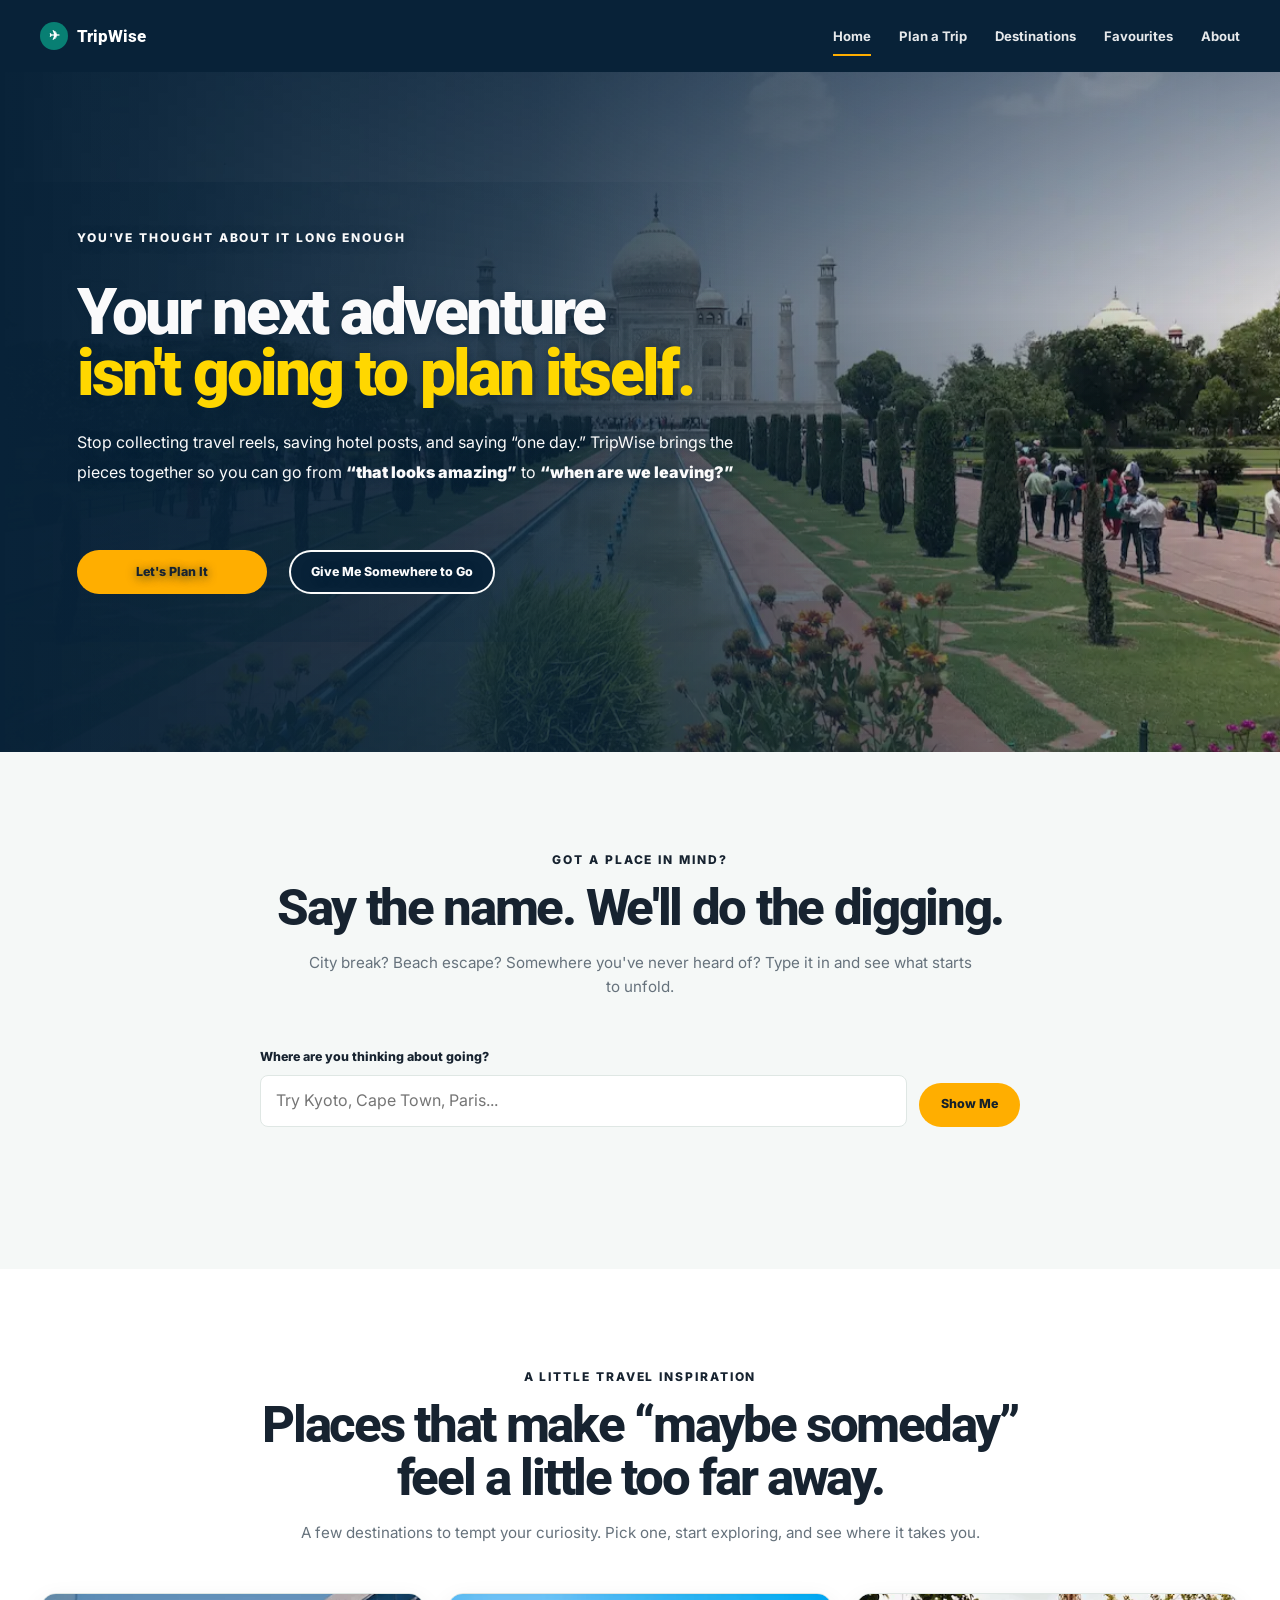
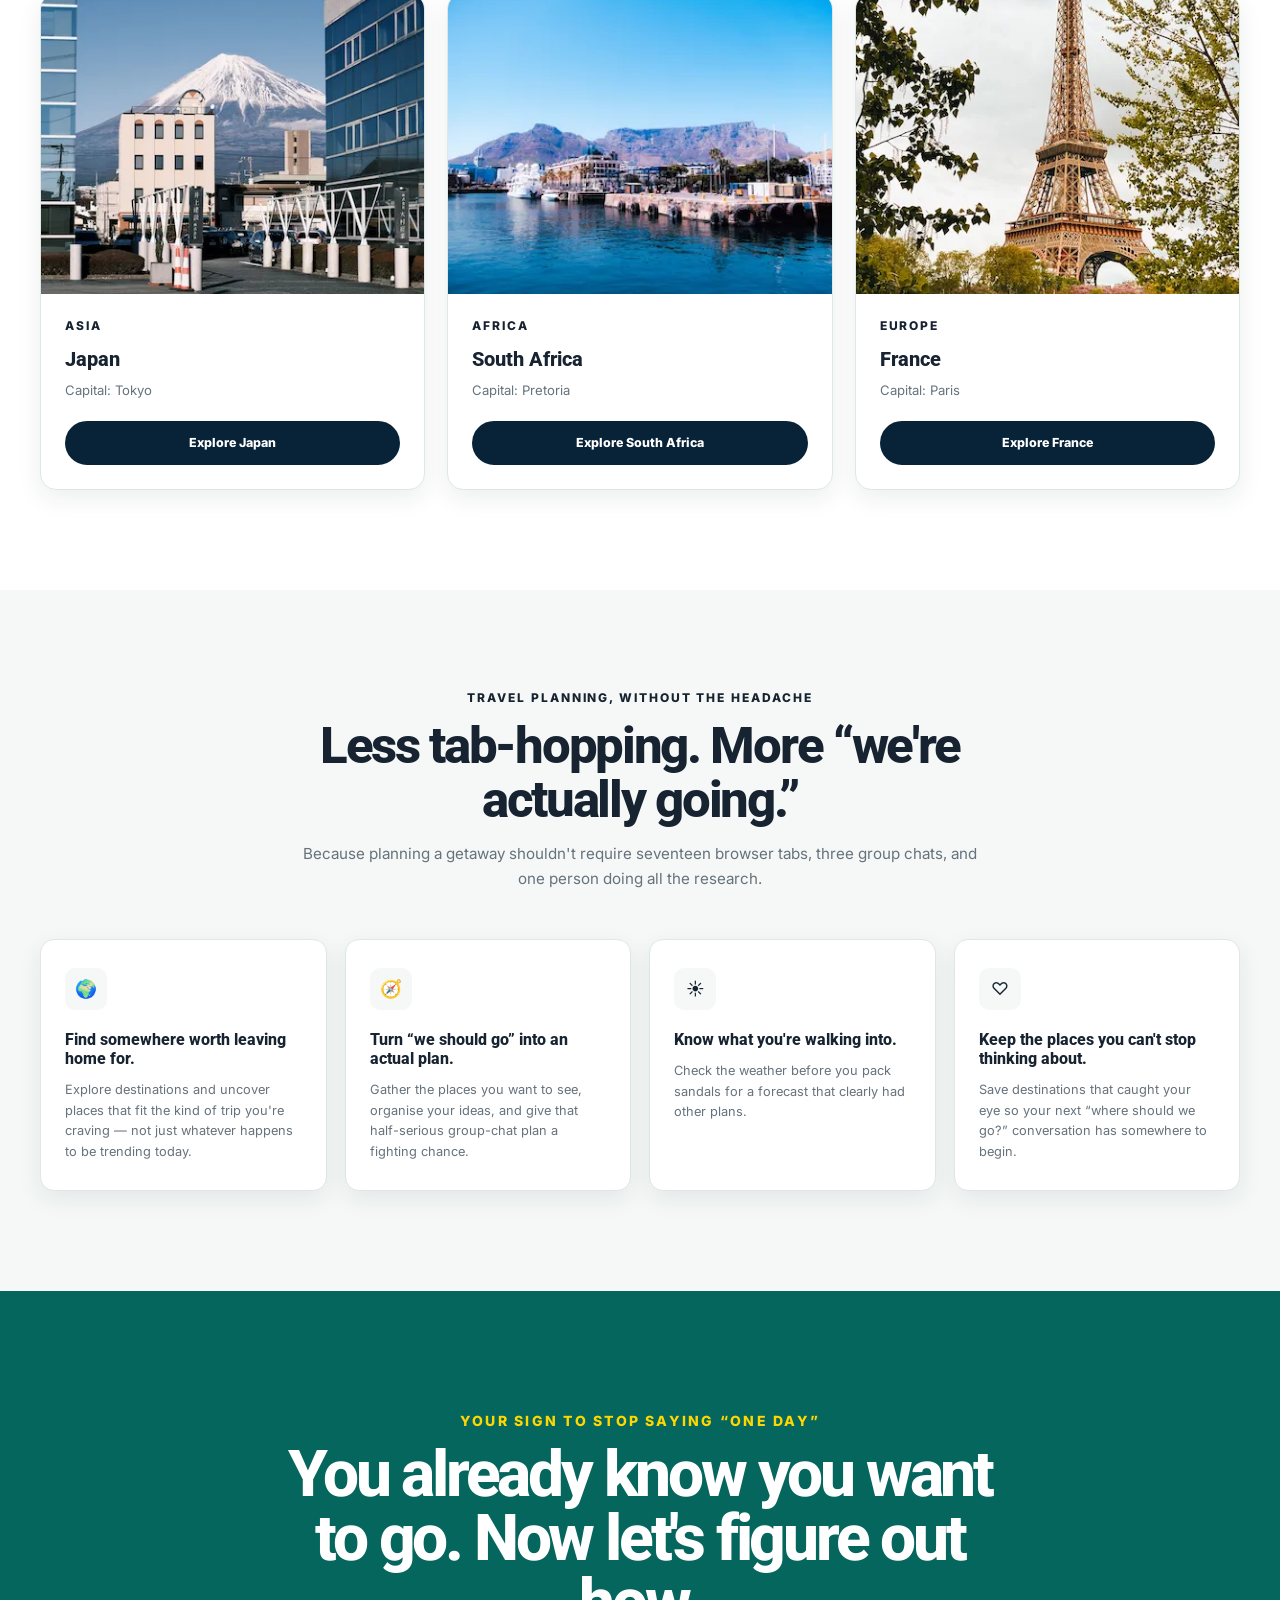
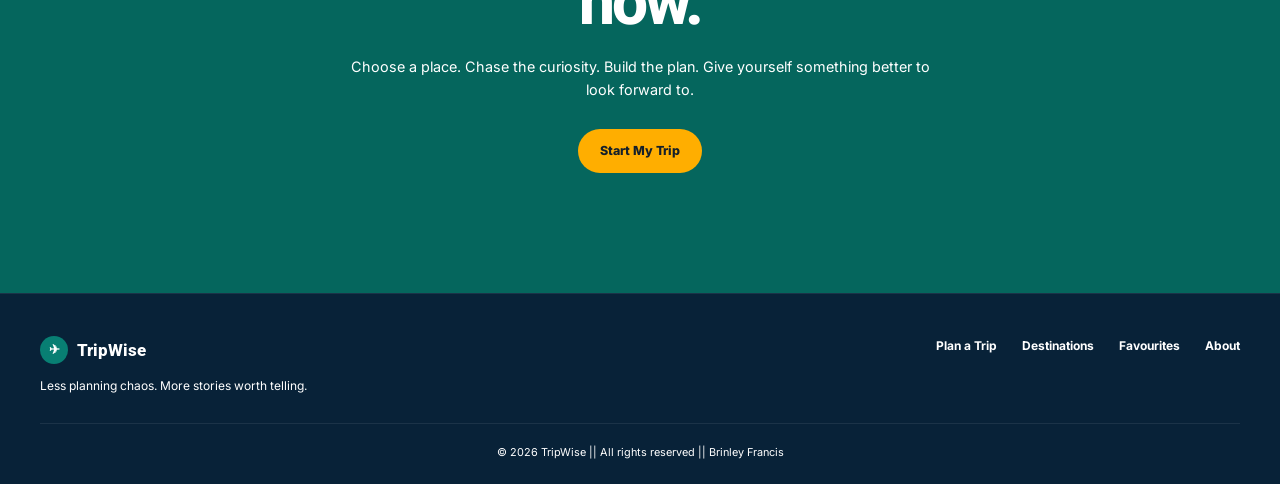
<file: index.html>
<!DOCTYPE html>
<html lang="en">

<head>
    <meta charset="UTF-8">
    <meta name="viewport" content="width=device-width, initial-scale=1.0">

    <meta name="description"
        content="TripWise helps you turn travel daydreams into real plans. Discover places, find things to do, check the weather, and build a trip worth looking forward to.">

    <meta name="author" content="Brinley Francis">

    <title>TripWise – Your All-in-One Smart Travel Planner</title>

    <!-- Google Fonts -->
    <link rel="preconnect" href="https://fonts.googleapis.com">
    <link rel="preconnect" href="https://fonts.gstatic.com" crossorigin>
    <link
        href="https://fonts.googleapis.com/css2?family=Inter:wght@400;700;800&family=Roboto:wght@400;700;800&display=swap"
        rel="stylesheet">

    <link rel="stylesheet" href="./css/styles.css">
    <link rel="stylesheet" href="./css/responsive.css">
    <script type="module" src="./scripts/main.js"></script>
</head>

<body>

    <header class="site-header">
        <div class="header-container">

            <a class="logo" href="./index.html" aria-label="TripWise home">
                <span class="logo-mark" aria-hidden="true">✈</span>
                <span>TripWise</span>
            </a>

            <button class="menu-button" type="button" aria-label="Open navigation menu" aria-expanded="false"
                aria-controls="site-navigation">
                ☰
            </button>

            <nav id="site-navigation" class="site-navigation" aria-label="Main navigation">
                <a href="./index.html" class="active" aria-current="page">Home</a>
                <a href="./planner.html">Plan a Trip</a>
                <a href="./destination.html">Destinations</a>
                <a href="./favourites.html">Favourites</a>
                <a href="./about.html">About</a>
            </nav>

        </div>
    </header>

    <main>

        <!-- Hero -->
        <section class="hero" aria-labelledby="hero-title">

            <picture>
                <source media="(max-width: 700px)" srcset="./images/hero-image-small.webp 700w" sizes="100vw">

                <img class="hero-image" src="./images/hero-image.webp"
                    srcset="./images/hero-image-small.webp 700w, ./images/hero-image.webp 1200w"
                    sizes="(max-width: 700px) 100vw, 1200px"
                    alt="Scenic travel destination representing a new adventure" width="1200" height="800"
                    loading="eager" fetchpriority="high" decoding="async">
            </picture>

            <div class="hero-overlay"></div>

            <div class="hero-content">

                <p class="eyebrow">YOU'VE THOUGHT ABOUT IT LONG ENOUGH</p>

                <h1 id="hero-title">
                    <span class="hero-title-line">Your next adventure</span>
                    <span class="hero-title-line">isn't going to plan itself.</span>
                </h1>

                <p class="hero-text">
                    Stop collecting travel reels, saving hotel posts, and saying
                    “one day.” TripWise brings the pieces together so you can go
                    from <em>“that looks amazing”</em> to <em>“when are we leaving?”</em>
                </p>

                <div class="hero-actions">
                    <a class="button button-primary" href="./planner.html">
                        Let's Plan It
                    </a>

                    <a class="button button-secondary" href="./destination.html">
                        Give Me Somewhere to Go
                    </a>
                </div>

            </div>

        </section>


        <!-- Search -->
        <section class="search-section" aria-labelledby="search-title">

            <div class="section-heading">

                <p class="eyebrow">GOT A PLACE IN MIND?</p>

                <h2 id="search-title">
                    Say the name. We'll do the digging.
                </h2>

                <p>
                    City break? Beach escape? Somewhere you've never heard of?
                    Type it in and see what starts to unfold.
                </p>

            </div>

            <form id="destination-search-form" class="search-form">

                <div class="form-group">

                    <label for="destination-search">
                        Where are you thinking about going?
                    </label>

                    <input type="search" id="destination-search" name="destination"
                        placeholder="Try Kyoto, Cape Town, Paris..." autocomplete="off" required>

                </div>

                <button class="button button-primary" type="submit">
                    Show Me
                </button>

            </form>

            <p id="search-status" class="search-status" aria-live="polite"></p>

        </section>


        <!-- Featured destinations -->
        <section class="featured-section" aria-labelledby="featured-title">

            <div class="section-heading">

                <p class="eyebrow">A LITTLE TRAVEL INSPIRATION</p>

                <h2 id="featured-title">
                    Places that make “maybe someday” feel a little too far away.
                </h2>

                <p>
                    A few destinations to tempt your curiosity. Pick one,
                    start exploring, and see where it takes you.
                </p>

            </div>

            <div id="featured-destinations" class="destination-grid" aria-live="polite">

                <!-- Destination cards generated by JavaScript -->

            </div>

        </section>


        <!-- Features -->
        <section class="features-section" aria-labelledby="features-title">

            <div class="section-heading">

                <p class="eyebrow">TRAVEL PLANNING, WITHOUT THE HEADACHE</p>

                <h2 id="features-title">
                    Less tab-hopping. More “we're actually going.”
                </h2>

                <p>
                    Because planning a getaway shouldn't require seventeen
                    browser tabs, three group chats, and one person doing all
                    the research.
                </p>

            </div>

            <div class="feature-grid">

                <article class="feature-card">

                    <div class="feature-icon" aria-hidden="true">
                        🌍
                    </div>

                    <h3>Find somewhere worth leaving home for.</h3>

                    <p>
                        Explore destinations and uncover places that fit the
                        kind of trip you're craving — not just whatever happens
                        to be trending today.
                    </p>

                </article>


                <article class="feature-card">

                    <div class="feature-icon" aria-hidden="true">
                        🧭
                    </div>

                    <h3>Turn “we should go” into an actual plan.</h3>

                    <p>
                        Gather the places you want to see, organise your ideas,
                        and give that half-serious group-chat plan a fighting chance.
                    </p>

                </article>


                <article class="feature-card">

                    <div class="feature-icon" aria-hidden="true">
                        ☀️
                    </div>

                    <h3>Know what you're walking into.</h3>

                    <p>
                        Check the weather before you pack sandals for a forecast
                        that clearly had other plans.
                    </p>

                </article>


                <article class="feature-card">

                    <div class="feature-icon" aria-hidden="true">
                        ♡
                    </div>

                    <h3>Keep the places you can't stop thinking about.</h3>

                    <p>
                        Save destinations that caught your eye so your next
                        “where should we go?” conversation has somewhere to begin.
                    </p>

                </article>

            </div>

        </section>


        <!-- CTA -->
        <section class="cta-section" aria-labelledby="cta-title">

            <div class="cta-content">

                <p class="eyebrow">YOUR SIGN TO STOP SAYING “ONE DAY”</p>

                <h2 id="cta-title">
                    You already know you want to go.
                    Now let's figure out how.
                </h2>

                <p>
                    Choose a place. Chase the curiosity. Build the plan.
                    Give yourself something better to look forward to.
                </p>

                <a class="button button-primary" href="./planner.html">
                    Start My Trip
                </a>

            </div>

        </section>

    </main>


    <footer class="site-footer">

        <div class="footer-content">

            <div>

                <a class="logo" href="./index.html" aria-label="TripWise home">
                    <span class="logo-mark" aria-hidden="true">✈</span>
                    <span>TripWise</span>
                </a>

                <p>
                    Less planning chaos. More stories worth telling.
                </p>

            </div>


            <div class="footer-links">

                <a href="./planner.html">Plan a Trip</a>
                <a href="./destination.html">Destinations</a>
                <a href="./favourites.html">Favourites</a>
                <a href="./about.html">About</a>

            </div>

        </div>


        <p class="copyright">
            &copy; <span id="current-year"></span>
            TripWise || All rights reserved || Brinley Francis
        </p>

    </footer>

</body>

</html>
</file>
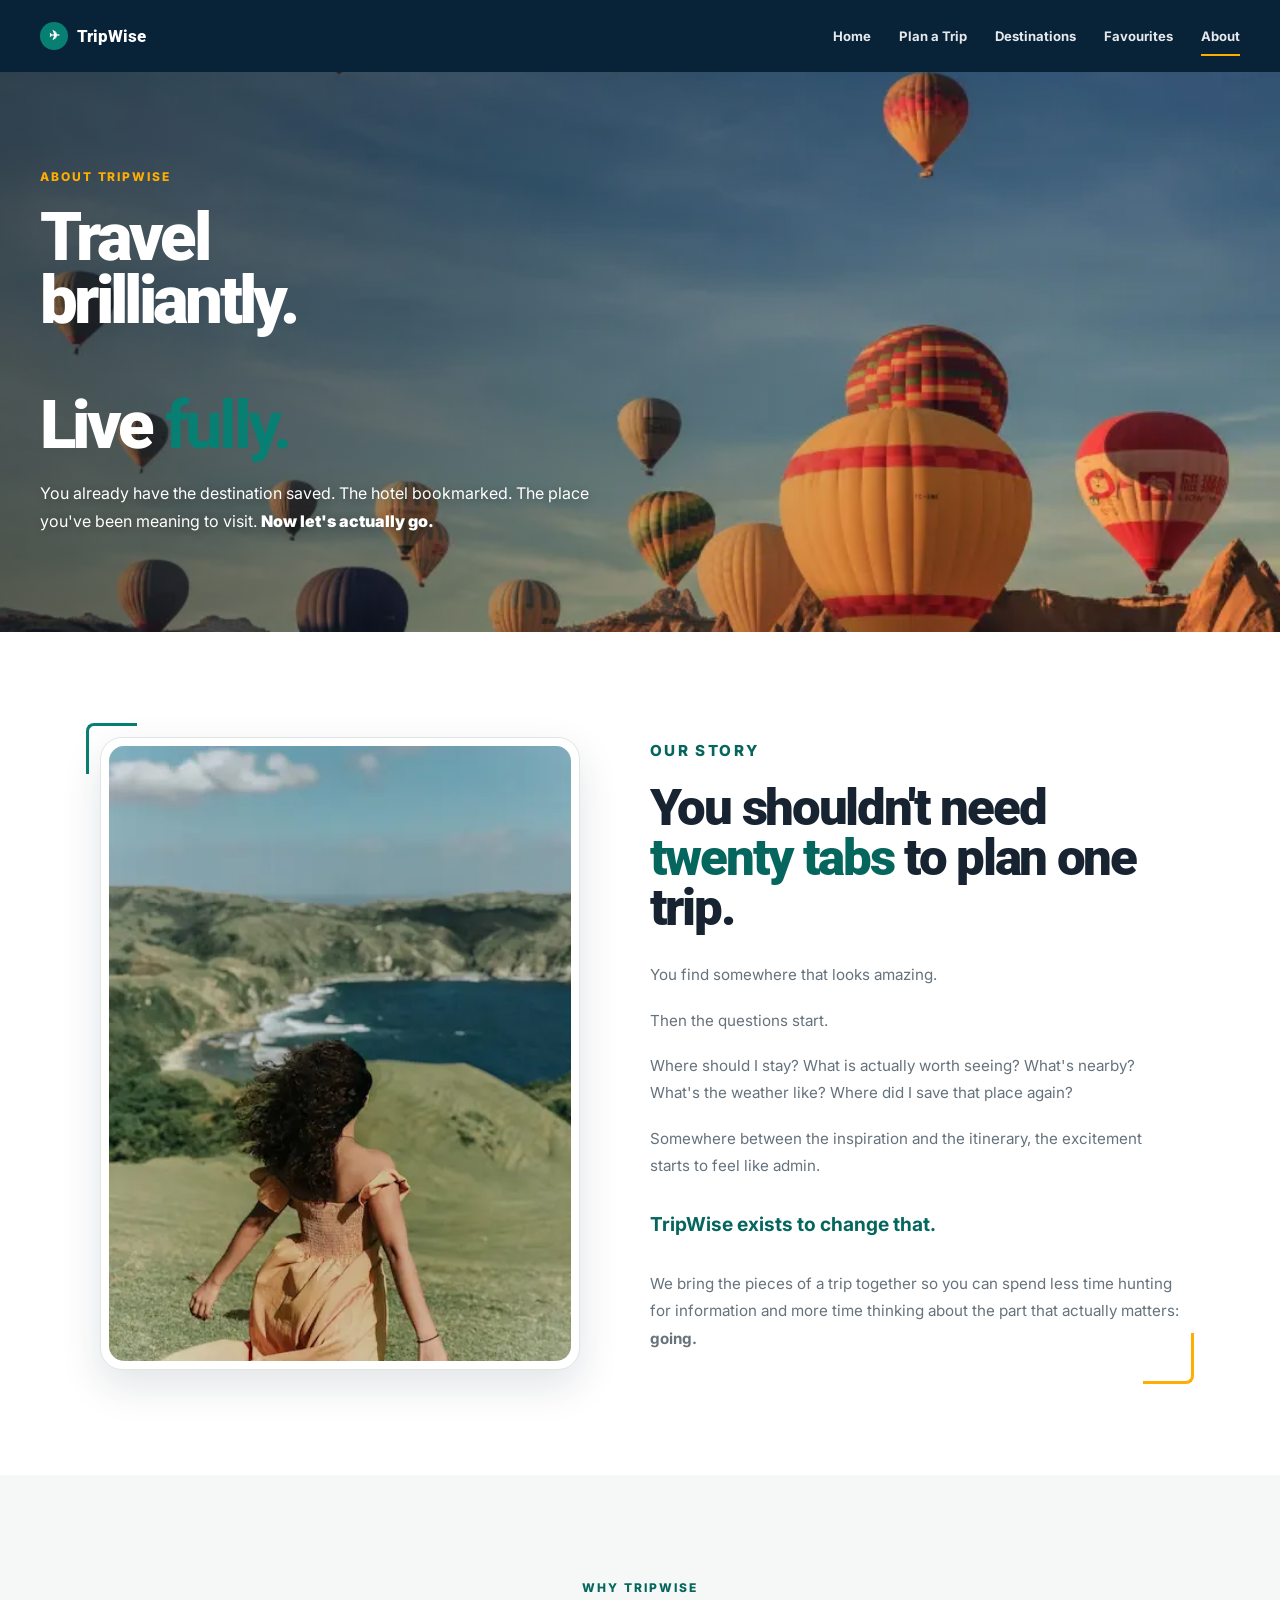
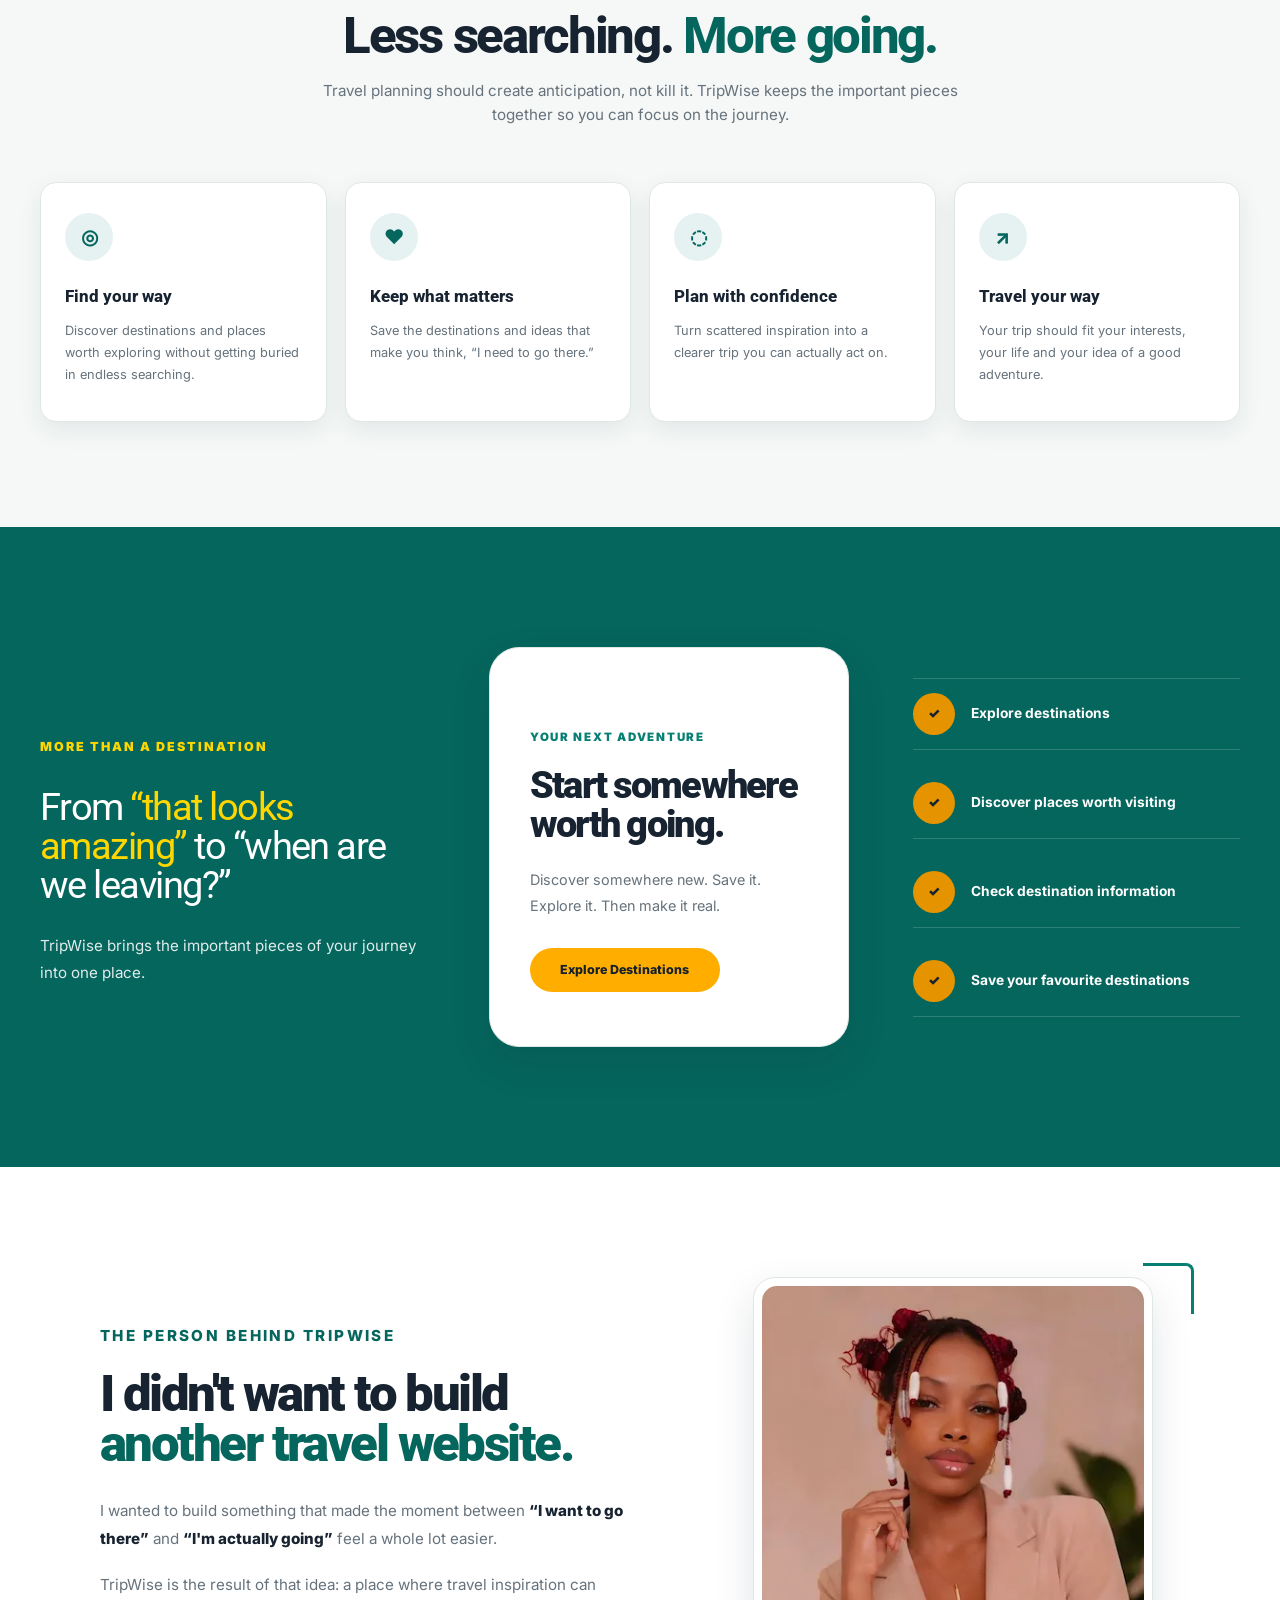
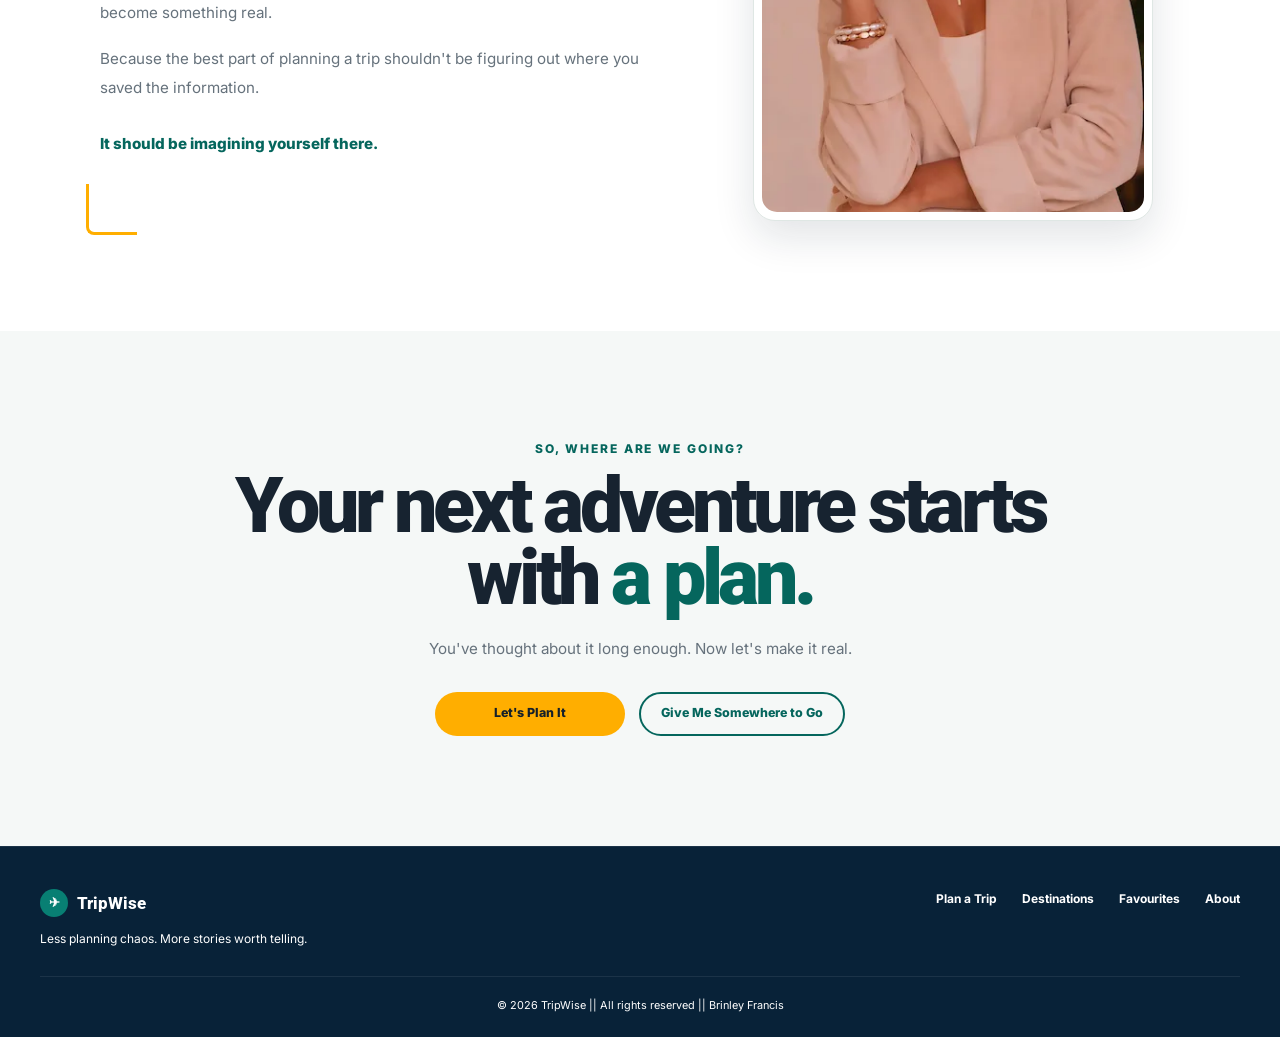
<file: about.html>
<!DOCTYPE html>
<html lang="en">

<head>

    <meta charset="UTF-8">

    <meta name="viewport" content="width=device-width, initial-scale=1.0">

    <meta name="description"
        content="Discover the story behind TripWise and how we make travel planning simpler, smarter and more enjoyable.">

    <title>
        About TripWise | Travel Smarter. Go Further.
    </title>


    <!-- Google Fonts -->
    <link rel="preconnect" href="https://fonts.googleapis.com">
    <link rel="preconnect" href="https://fonts.gstatic.com" crossorigin>
    <link
        href="https://fonts.googleapis.com/css2?family=Inter:wght@400;700;800&family=Roboto:wght@400;700;800&display=swap"
        rel="stylesheet">


    <!-- Global styles -->
    <link rel="stylesheet" href="./css/styles.css">
    <link rel="stylesheet" href="./css/responsive.css">

    <!-- About page JavaScript -->
    <script type="module" src="./scripts/about.js"></script>

</head>

<body>

    <header class="site-header">

        <div class="header-container">

            <a href="./index.html" class="logo" aria-label="TripWise home">

                <span class="logo-mark" aria-hidden="true">
                    ✈
                </span>

                <span>
                    TripWise
                </span>

            </a>


            <button type="button" class="menu-button" aria-label="Open navigation menu" aria-expanded="false"
                aria-controls="site-navigation">
                ☰
            </button>


            <nav id="site-navigation" class="site-navigation" aria-label="Main navigation">

                <a href="./index.html">
                    Home
                </a>

                <a href="./planner.html">
                    Plan a Trip
                </a>

                <a href="./destination.html">
                    Destinations
                </a>

                <a href="./favourites.html">
                    Favourites
                </a>

                <a href="./about.html" class="active" aria-current="page">
                    About
                </a>

            </nav>

        </div>

    </header>

    <main>

        <!-- =====================================================
             ABOUT HERO
        ====================================================== -->

        <section class="about-hero" aria-labelledby="about-hero-title">

            <div class="about-hero-image-wrapper">

                <picture>

                    <!-- Mobile -->
                    <source media="(max-width: 768px)" srcset="./images/about-hero-small.webp">


                    <!-- Desktop -->
                    <img src="./images/about-hero-large.webp"
                        alt="Hot air balloons floating over a scenic travel destination" class="about-hero-image"
                        width="1920" height="1080" fetchpriority="high">

                </picture>

            </div>


            <div class="about-hero-overlay" aria-hidden="true"></div>


            <div class="about-hero-content">

                <p class="eyebrow">
                    ABOUT TRIPWISE
                </p>


                <h1 id="about-hero-title">

                    Travel
                    <span>brilliantly.</span>

                    <br>

                    Live
                    <strong>fully.</strong>

                </h1>


                <p class="about-hero-lead">

                    You already have the destination saved.
                    The hotel bookmarked. The place you've
                    been meaning to visit.

                    <strong>
                        Now let's actually go.
                    </strong>

                </p>

            </div>

        </section>

        <!-- =====================================================
             OUR STORY
        ====================================================== -->

        <section class="about-story-section" aria-labelledby="about-story-title">

            <div class="about-story">

                <div class="about-story-image">

                    <img src="./images/about-story.webp" alt="Traveller looking at a scenic travel destination"
                        class="about-story-image-content" width="400" height="550" loading="lazy" decoding="async">

                </div>


                <div class="about-story-content">

                    <p class="eyebrow">
                        OUR STORY
                    </p>


                    <h2 id="about-story-title">

                        You shouldn't need
                        <span>twenty tabs</span>
                        to plan one trip.

                    </h2>


                    <p>
                        You find somewhere that looks amazing.
                    </p>


                    <p>
                        Then the questions start.
                    </p>


                    <p>
                        Where should I stay?
                        What is actually worth seeing?
                        What's nearby?
                        What's the weather like?
                        Where did I save that place again?
                    </p>


                    <p>
                        Somewhere between the inspiration
                        and the itinerary, the excitement
                        starts to feel like admin.
                    </p>


                    <p class="about-story-highlight">

                        <strong>
                            TripWise exists to change that.
                        </strong>

                    </p>


                    <p>
                        We bring the pieces of a trip together
                        so you can spend less time hunting for
                        information and more time thinking about
                        the part that actually matters:
                        <strong>going.</strong>
                    </p>

                </div>

            </div>

        </section>

        <!-- =====================================================
             WHY TRIPWISE
        ====================================================== -->

        <section class="about-belief-section" aria-labelledby="about-belief-title">

            <div class="section-heading">

                <p class="eyebrow">
                    WHY TRIPWISE
                </p>


                <h2 id="about-belief-title">

                    Less searching.
                    <span>More going.</span>

                </h2>


                <p>
                    Travel planning should create anticipation,
                    not kill it. TripWise keeps the important
                    pieces together so you can focus on the journey.
                </p>

            </div>


            <div class="about-principles">


                <article class="about-principle">

                    <div class="about-principle-icon" aria-hidden="true">
                        ◎
                    </div>

                    <h3>
                        Find your way
                    </h3>

                    <p>
                        Discover destinations and places worth
                        exploring without getting buried in
                        endless searching.
                    </p>

                </article>



                <article class="about-principle">

                    <div class="about-principle-icon" aria-hidden="true">
                        ♥
                    </div>

                    <h3>
                        Keep what matters
                    </h3>

                    <p>
                        Save the destinations and ideas that
                        make you think, “I need to go there.”
                    </p>

                </article>



                <article class="about-principle">

                    <div class="about-principle-icon" aria-hidden="true">
                        ◌
                    </div>

                    <h3>
                        Plan with confidence
                    </h3>

                    <p>
                        Turn scattered inspiration into a
                        clearer trip you can actually act on.
                    </p>

                </article>



                <article class="about-principle">

                    <div class="about-principle-icon" aria-hidden="true">
                        ↗
                    </div>

                    <h3>
                        Travel your way
                    </h3>

                    <p>
                        Your trip should fit your interests,
                        your life and your idea of a good adventure.
                    </p>

                </article>

            </div>

        </section>

        <!-- =====================================================
             MORE THAN A DESTINATION
        ====================================================== -->

        <section class="about-experience-section" aria-labelledby="about-experience-title">

            <div class="about-experience">


                <!-- LEFT -->

                <div class="about-experience-content">

                    <p class="eyebrow">
                        More than a destination
                    </p>


                    <h2 id="about-experience-title">

                        From
                        <span>“that looks amazing”</span>
                        to “when are we leaving?”

                    </h2>


                    <p>
                        TripWise brings the important pieces
                        of your journey into one place.
                    </p>

                </div>



                <!-- CENTER -->

                <div class="about-experience-card">

                    <p class="eyebrow">
                        Your next adventure
                    </p>


                    <h3>
                        Start somewhere
                        worth going.
                    </h3>


                    <p>
                        Discover somewhere new.
                        Save it. Explore it.
                        Then make it real.
                    </p>


                    <a href="./destination.html" class="button button-primary">
                        Explore Destinations
                    </a>

                </div>



                <!-- RIGHT -->

                <div class="about-experience-list">


                    <div class="about-experience-list-item">

                        <span class="about-experience-list-icon" aria-hidden="true">
                            ✓
                        </span>

                        <p>
                            Explore destinations
                        </p>

                    </div>


                    <div class="about-experience-list-item">

                        <span class="about-experience-list-icon" aria-hidden="true">
                            ✓
                        </span>

                        <p>
                            Discover places worth visiting
                        </p>

                    </div>


                    <div class="about-experience-list-item">

                        <span class="about-experience-list-icon" aria-hidden="true">
                            ✓
                        </span>

                        <p>
                            Check destination information
                        </p>

                    </div>


                    <div class="about-experience-list-item">

                        <span class="about-experience-list-icon" aria-hidden="true">
                            ✓
                        </span>

                        <p>
                            Save your favourite destinations
                        </p>

                    </div>

                </div>

            </div>

        </section>

        <!-- =====================================================
             FOUNDER / HUMAN STORY
        ====================================================== -->

        <section class="about-founder-section" aria-labelledby="about-founder-title">

        <div class="about-founder">
        
            <div class="about-founder-content">
        
                <p class="eyebrow">
                    THE PERSON BEHIND TRIPWISE
                </p>
        
                <h2 id="about-founder-title">
                    I didn't want to build
                    <span>another travel website.</span>
                </h2>
        
                <p>
                    I wanted to build something that made
                    the moment between
                    <em>“I want to go there”</em>
                    and
                    <em>“I'm actually going”</em>
                    feel a whole lot easier.
                </p>
        
                <p>
                    TripWise is the result of that idea:
                    a place where travel inspiration can
                    become something real.
                </p>
        
                <p>
                    Because the best part of planning a
                    trip shouldn't be figuring out where
                    you saved the information.
                </p>
        
                <p class="about-founder-signoff">
                    It should be imagining yourself there.
                </p>
        
            </div>
        
        
            <div class="about-founder-visual">
        
                <div class="about-founder-frame">
        
                    <img src="./images/about-founder.webp" alt="Traveller overlooking a mountain landscape"
                        class="about-founder-image" width="400" height="550" loading="lazy" decoding="async">
        
                </div>
        
            </div>
        
        </div>

        </section>

        <!-- =====================================================
             CLOSING CTA
        ====================================================== -->

        <section class="about-cta-section" aria-labelledby="about-cta-title">

            <div class="about-cta-content">

                <p class="eyebrow">
                    SO, WHERE ARE WE GOING?
                </p>


                <h2 id="about-cta-title">

                    Your next adventure
                    starts with

                    <span>
                        a plan.
                    </span>

                </h2>


                <p>
                    You've thought about it long enough.
                    Now let's make it real.
                </p>


                <div class="about-cta-actions">

                    <a href="./planner.html" class="button button-primary">
                        Let's Plan It
                    </a>


                    <a href="./destination.html" class="button button-secondary" id="about-destinations-button">
                        Give Me Somewhere to Go
                    </a>

                </div>

            </div>

        </section>

    </main>

    <footer class="site-footer">

        <div class="footer-content">

            <div>

                <a href="./index.html" class="logo">

                    <span class="logo-mark" aria-hidden="true">
                        ✈
                    </span>

                    TripWise

                </a>


                <p>
                    Less planning chaos. More stories worth telling.
                </p>

            </div>


            <nav class="footer-links" aria-label="Footer navigation">

                <a href="./planner.html">
                    Plan a Trip
                </a>

                <a href="./destination.html">
                    Destinations
                </a>

                <a href="./favourites.html">
                    Favourites
                </a>

                <a href="./about.html">
                    About
                </a>

            </nav>

        </div>


        <p class="copyright">

            ©
            <span id="current-year"></span>
            TripWise || All rights reserved || Brinley Francis

        </p>

    </footer>

</body>

</html>
</file>
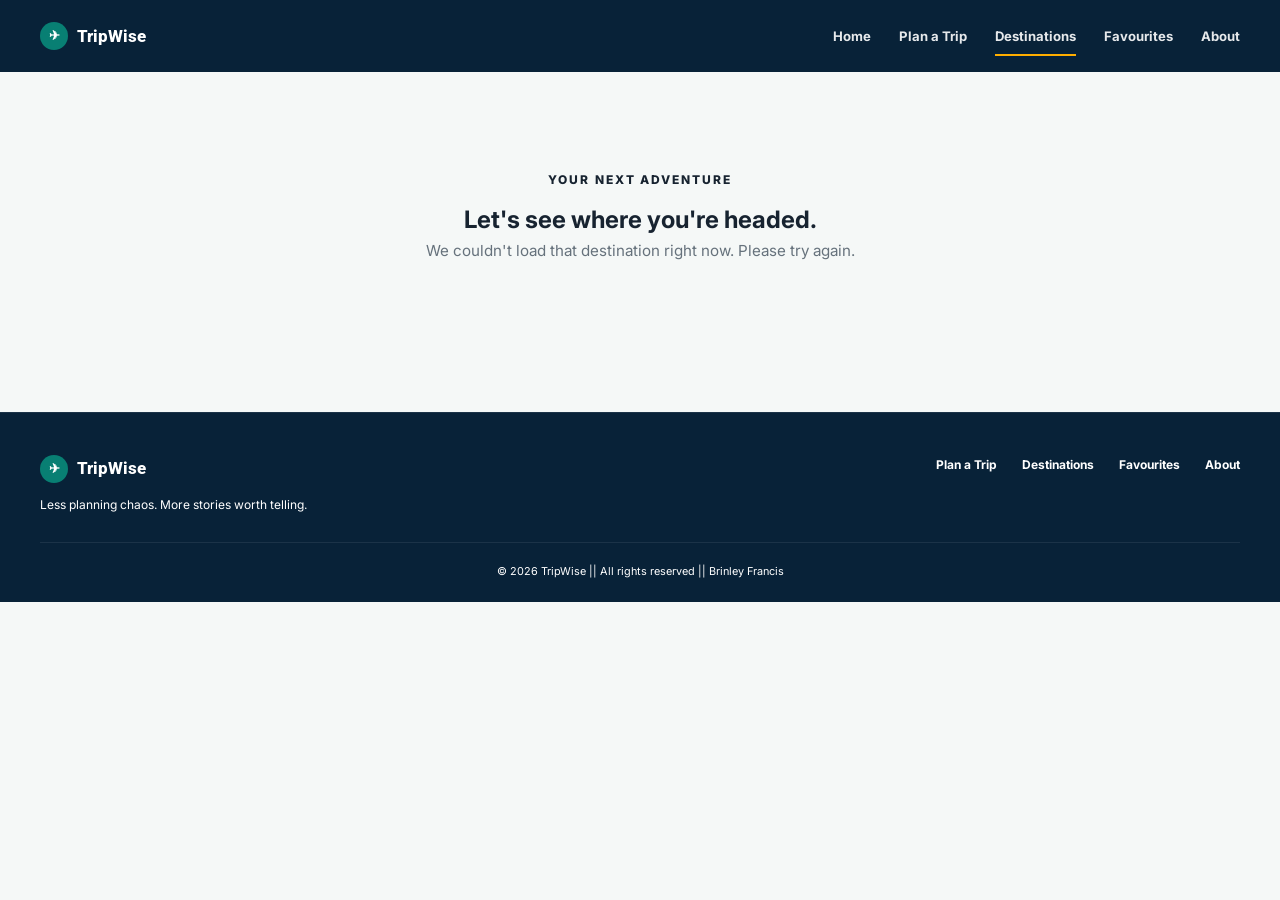
<file: destination.html>
<!DOCTYPE html>
<html lang="en">

<head>
    <meta charset="UTF-8">
    <meta name="viewport" content="width=device-width, initial-scale=1.0">

    <meta name="description"
        content="Explore a destination with TripWise. Discover country information, places to visit, weather, and travel inspiration for your next adventure.">

    <meta name="author" content="Brinley Francis">

    <title>Explore Destination | TripWise</title>

    <!-- Google Fonts -->
    <link rel="preconnect" href="https://fonts.googleapis.com">
    <link rel="preconnect" href="https://fonts.gstatic.com" crossorigin>
    <link
        href="https://fonts.googleapis.com/css2?family=Inter:wght@400;700;800&family=Roboto:wght@400;700;800&display=swap"
        rel="stylesheet">

    <link rel="stylesheet" href="./css/styles.css">
    <link rel="stylesheet" href="./css/responsive.css">

    <script type="module" src="./scripts/destination.js"></script>
</head>

<body>

    <header class="site-header">
        <div class="header-container">

            <a class="logo" href="./index.html" aria-label="TripWise home">
                <span class="logo-mark" aria-hidden="true">✈</span>
                <span>TripWise</span>
            </a>

            <button class="menu-button" type="button" aria-label="Open navigation menu" aria-expanded="false"
                aria-controls="site-navigation">
                ☰
            </button>

            <nav id="site-navigation" class="site-navigation" aria-label="Main navigation">

                <a href="./index.html">
                    Home
                </a>

                <a href="./planner.html">
                    Plan a Trip
                </a>

                <a href="./destination.html" class="active" aria-current="page">
                    Destinations
                </a>

                <a href="./favourites.html">
                    Favourites
                </a>

                <a href="./about.html">
                    About
                </a>

            </nav>

        </div>
    </header>


    <main>

        <!-- Destination loading/error status -->
        <section class="destination-status-section" aria-labelledby="destination-status-title">

            <div class="section-heading">

                <p class="eyebrow">
                    YOUR NEXT ADVENTURE
                </p>

                <h1 id="destination-status-title">
                    Let's see where you're headed.
                </h1>

                <p id="destination-status" aria-live="polite">
                    Loading destination...
                </p>

            </div>

        </section>


        <!-- Destination information -->
        <section id="destination-details" class="destination-details-section" aria-labelledby="destination-name" hidden>

            <div class="destination-hero">

                <div class="destination-hero-content">

                    <p id="destination-region" class="eyebrow">
                    </p>

                    <h2 id="destination-name">Destination</h2>

                    <p id="destination-description">
                    </p>

                    <button id="favourite-button" class="button button-primary" type="button" aria-pressed="false">
                        Save Destination
                    </button>

                </div>

                <div class="destination-flag-wrapper">

                    <img
                        id="destination-flag"
                        src="[data-uri]"
                        alt="Destination flag"
                        width="400"
                        height="300"
                        loading="lazy"
                        decoding="async"
                    >
                </div>

            </div>


            <!-- Country facts -->
            <section class="country-facts-section" aria-labelledby="country-facts-title">

                <div class="section-heading">

                    <p class="eyebrow">
                        BEFORE YOU GO
                    </p>

                    <h2 id="country-facts-title">
                        Good to know
                    </h2>

                </div>

                <div class="country-facts-grid">

                    <article class="country-fact-card">

                        <h3>Capital</h3>

                        <p id="country-capital">
                            —
                        </p>

                    </article>


                    <article class="country-fact-card">

                        <h3>Region</h3>

                        <p id="country-region">
                            —
                        </p>

                    </article>


                    <article class="country-fact-card">

                        <h3>Population</h3>

                        <p id="country-population">
                            —
                        </p>

                    </article>


                    <article class="country-fact-card">

                        <h3>Area</h3>

                        <p id="country-area">
                            —
                        </p>

                    </article>


                    <article class="country-fact-card">

                        <h3>Currency</h3>

                        <p id="country-currency">
                            —
                        </p>

                    </article>


                    <article class="country-fact-card">

                        <h3>Languages</h3>

                        <p id="country-languages">
                            —
                        </p>

                    </article>

                </div>

            </section>


            <!-- Weather -->
            <section class="weather-section" aria-labelledby="weather-title">

                <div class="section-heading">

                    <p class="eyebrow">
                        PACK ACCORDINGLY
                    </p>

                    <h2 id="weather-title">
                        What's the weather saying?
                    </h2>

                    <p id="weather-location">
                        Checking the forecast...
                    </p>

                </div>

                <div id="weather-container" class="weather-container" aria-live="polite">

                    <p>
                        Loading weather information...
                    </p>

                </div>

            </section>


            <!-- Things to do -->
            <section class="places-section" aria-labelledby="places-title">

                <div class="section-heading">

                    <p class="eyebrow">
                        DON'T JUST LOOK AROUND
                    </p>

                    <h2 id="places-title">
                        Things worth doing.
                    </h2>

                    <p>
                        Find places and experiences worth adding to the trip.
                    </p>

                </div>

                <div id="places-container" class="places-grid" aria-live="polite">

                    <p>
                        Finding places to explore...
                    </p>

                </div>

            </section>

        </section>

    </main>


    <footer class="site-footer">

        <div class="footer-content">

            <div>

                <a class="logo" href="./index.html" aria-label="TripWise home">

                    <span class="logo-mark" aria-hidden="true">
                        ✈
                    </span>

                    <span>
                        TripWise
                    </span>

                </a>

                <p>
                    Less planning chaos. More stories worth telling.
                </p>

            </div>


            <div class="footer-links">

                <a href="./planner.html">
                    Plan a Trip
                </a>

                <a href="./destination.html">
                    Destinations
                </a>

                <a href="./favourites.html">
                    Favourites
                </a>

                <a href="./about.html">
                    About
                </a>

            </div>

        </div>


        <p class="copyright">
            &copy;
            <span id="current-year"></span>
            TripWise || All rights reserved || Brinley Francis
        </p>

    </footer>

</body>

</html>
</file>
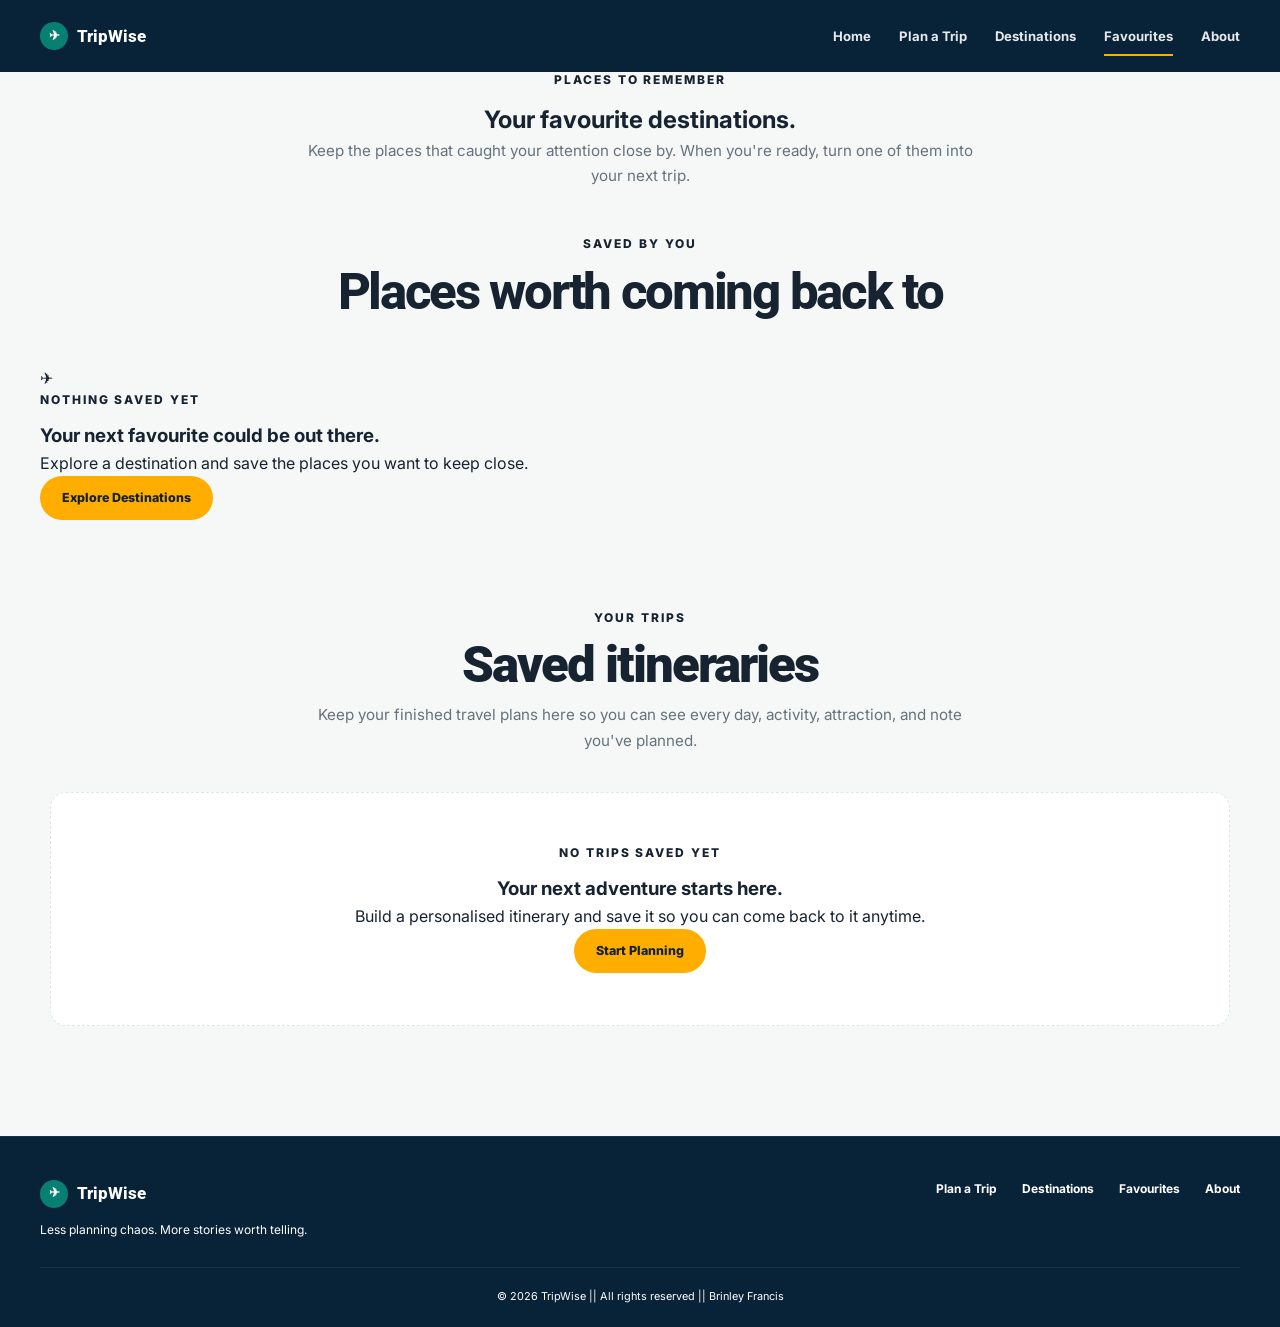
<file: favourites.html>
<!DOCTYPE html>
<html lang="en">

<head>
    <meta charset="UTF-8">
    <meta name="viewport" content="width=device-width, initial-scale=1.0">
    <title>Favourites | TripWise</title>

    <link rel="preconnect" href="https://fonts.googleapis.com">
    <link rel="preconnect" href="https://fonts.gstatic.com" crossorigin>
    <link
        href="https://fonts.googleapis.com/css2?family=Inter:opsz,wght@14..32,400..900&family=Roboto:wght@400;600;700;800&display=swap"
        rel="stylesheet">
    <link rel="stylesheet" href="./css/styles.css">
    <link rel="stylesheet" href="./css/responsive.css">
    <script type="module" src="./scripts/favourites.js"></script>
</head>

<body>
    <header class="site-header">
        <div class="header-container">
            <a class="logo" href="./index.html" aria-label="TripWise home">
                <span class="logo-mark" aria-hidden="true">✈</span>
                <span>TripWise</span>
            </a>

            <button class="menu-button" type="button" aria-label="Open navigation menu" aria-expanded="false"
                aria-controls="site-navigation">
                ☰
            </button>

            <nav id="site-navigation" class="site-navigation" aria-label="Main navigation">
                <a href="./index.html">Home</a>
                <a href="./planner.html">Plan a Trip</a>
                <a href="./destination.html">Destinations</a>
                <a href="./favourites.html" class="active" aria-current="page">Favourites</a>
                <a href="./about.html">About</a>
            </nav>
        </div>
    </header>

    <main>
        <section class="favourites-intro" aria-labelledby="favourites-title">
            <div class="section-heading">
                <p class="eyebrow">PLACES TO REMEMBER</p>

                <h1 id="favourites-title">
                    Your favourite destinations.
                </h1>

                <p>
                    Keep the places that caught your attention close by.
                    When you're ready, turn one of them into your next trip.
                </p>
            </div>
        </section>

        <section class="favourites-section" aria-labelledby="saved-destinations-title">
            <div class="section-heading">
                <p class="eyebrow">SAVED BY YOU</p>

                <h2 id="saved-destinations-title">
                    Places worth coming back to
                </h2>
            </div>

            <div id="favourites-container" class="favourites-container">
                <p>Your saved destinations will appear here.</p>
            </div>
        </section>

        <section id="saved-itineraries" class="saved-itineraries-section" aria-labelledby="saved-itineraries-title">
            <div class="section-heading">
                <p class="eyebrow">YOUR TRIPS</p>

                <h2 id="saved-itineraries-title">
                    Saved itineraries
                </h2>

                <p>
                    Keep your finished travel plans here so you can
                    see every day, activity, attraction, and note you've planned.
                </p>
            </div>

            <div id="saved-itineraries-container" class="saved-itineraries-container">
                <p>Your saved itineraries will appear here.</p>
            </div>
        </section>
    </main>

    <footer class="site-footer">
        <div class="footer-content">
            <div>
                <a class="logo" href="./index.html" aria-label="TripWise home">
                    <span class="logo-mark" aria-hidden="true">✈</span>
                    <span>TripWise</span>
                </a>

                <p>
                    Less planning chaos. More stories worth telling.
                </p>
            </div>

            <div class="footer-links">
                <a href="./planner.html">Plan a Trip</a>
                <a href="./destination.html">Destinations</a>
                <a href="./favourites.html">Favourites</a>
                <a href="./about.html">About</a>
            </div>
        </div>

        <p class="copyright">
            &copy;
            <span id="current-year"></span>
            TripWise || All rights reserved || Brinley Francis
        </p>
    </footer>
</body>

</html>
</file>
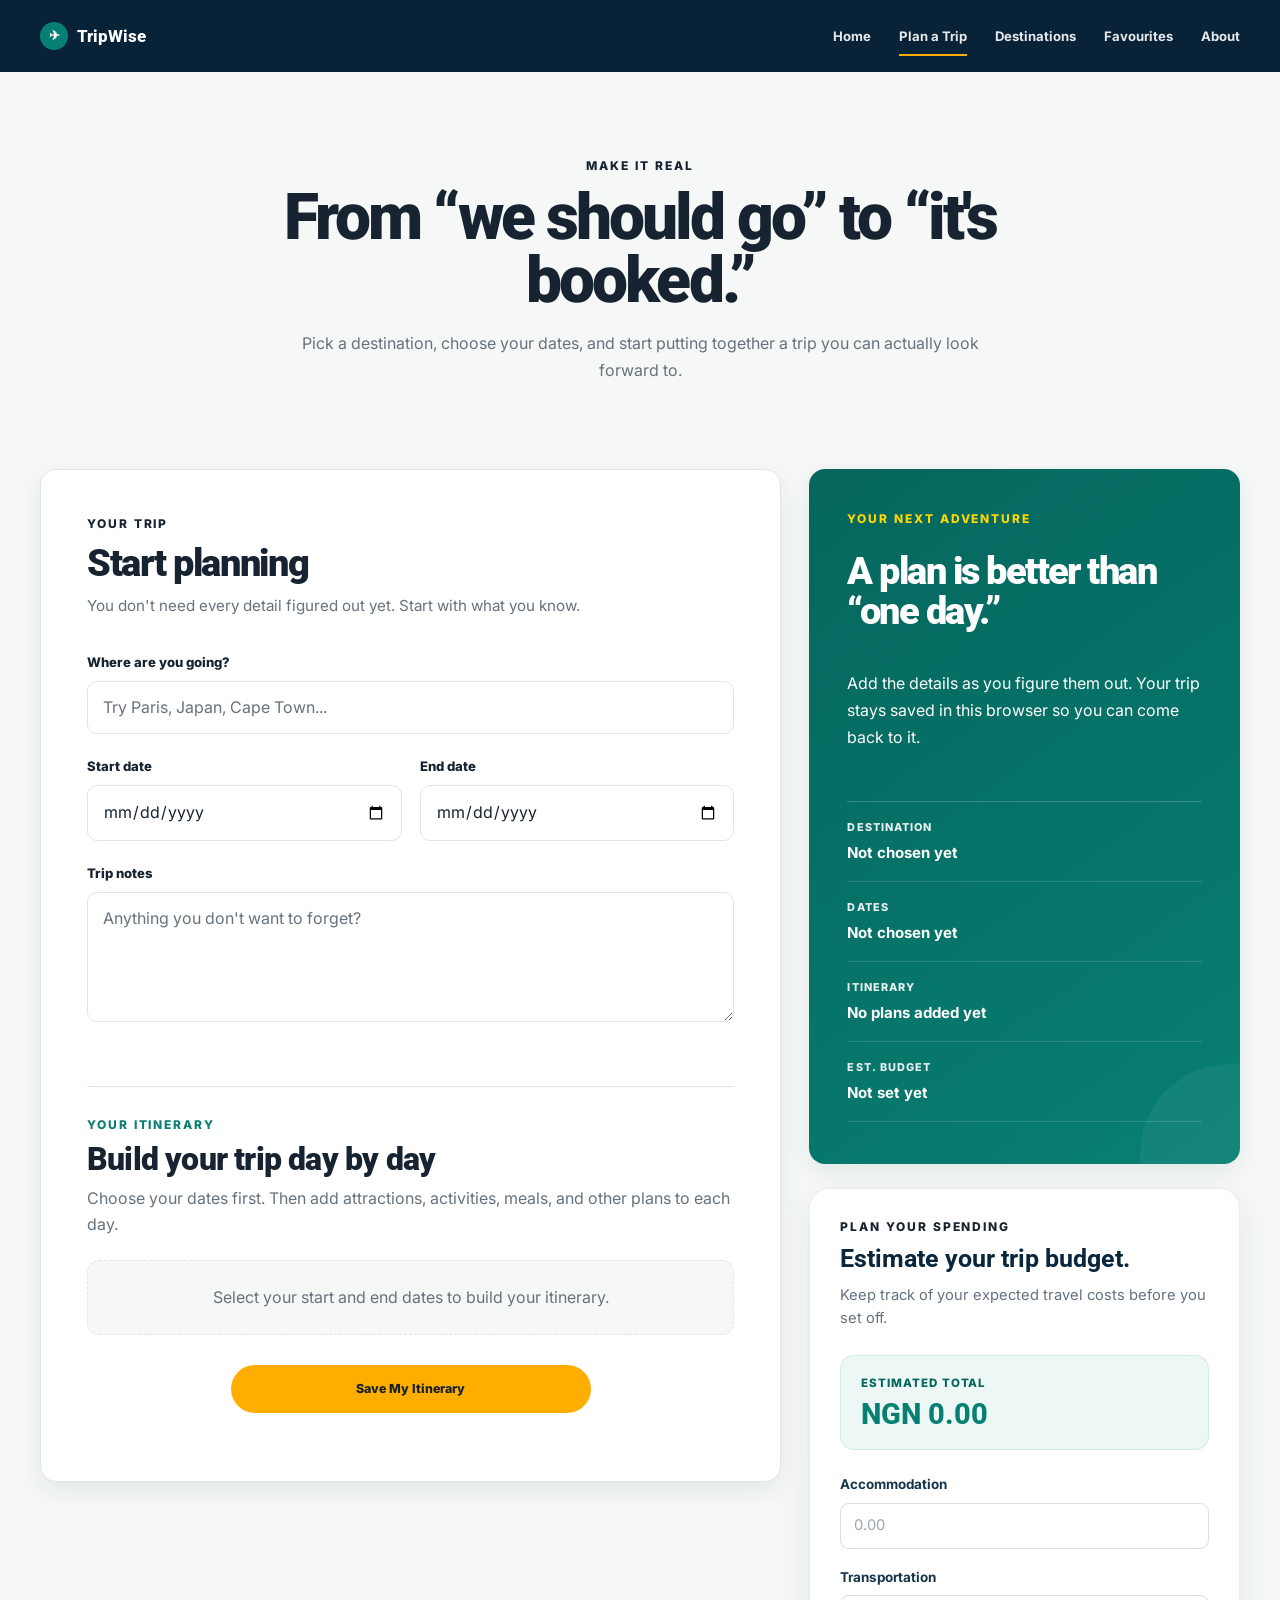
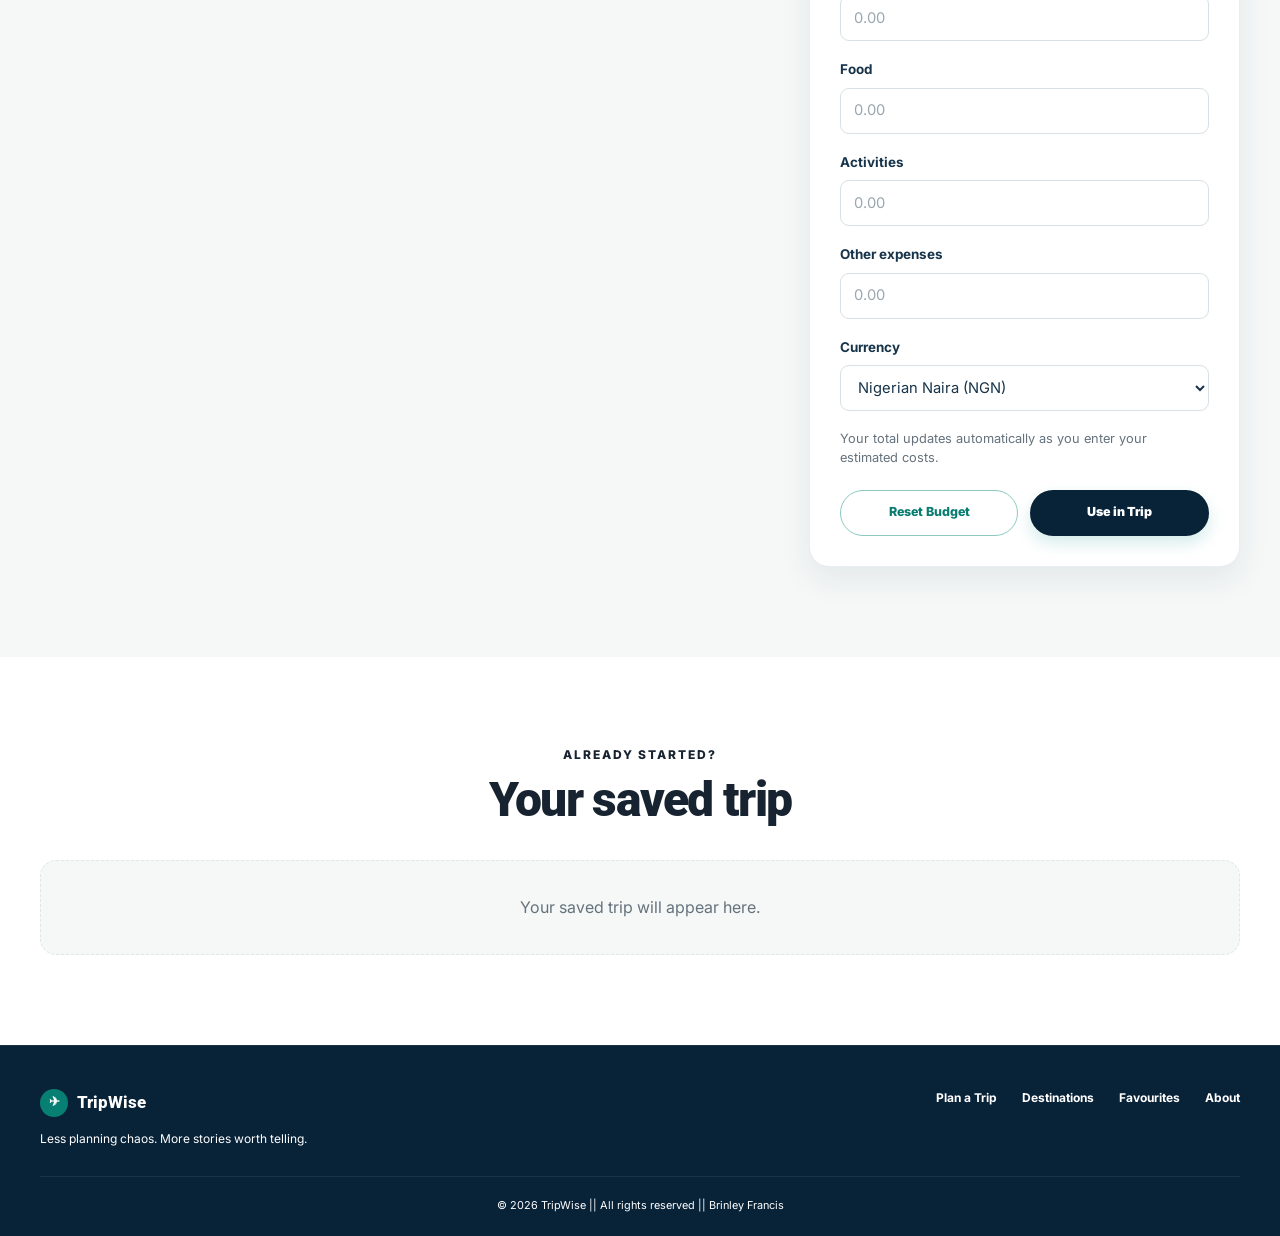
<file: planner.html>
<!DOCTYPE html>
<html lang="en">

<head>
    <meta charset="UTF-8">
    <meta name="viewport" content="width=device-width, initial-scale=1.0">

    <meta name="description"
        content="Plan your next adventure with TripWise. Organise your destination, dates, activities, and travel notes in one place.">

    <meta name="author" content="Brinley Francis">

    <title>Plan a Trip | TripWise</title>

    <link rel="preconnect" href="https://fonts.googleapis.com">
    <link rel="preconnect" href="https://fonts.gstatic.com" crossorigin>
    <link
        href="https://fonts.googleapis.com/css2?family=Inter:opsz,wght@14..32,400..900&family=Roboto:wght@400;600;700;800&display=swap"
        rel="stylesheet">

    <link rel="stylesheet" href="./css/styles.css">
    <link rel="stylesheet" href="./css/planner.css">
    <link rel="stylesheet" href="./css/responsive.css">

    <script type="module" src="./scripts/planner.js"></script>
</head>

<body>

    <header class="site-header">
        <div class="header-container">

            <a class="logo" href="./index.html" aria-label="TripWise home">
                <span class="logo-mark" aria-hidden="true">✈</span>
                <span>TripWise</span>
            </a>

            <button class="menu-button" type="button" aria-label="Open navigation menu" aria-expanded="false"
                aria-controls="site-navigation">
                ☰
            </button>

            <nav id="site-navigation" class="site-navigation" aria-label="Main navigation">
                <a href="./index.html">Home</a>
                <a href="./planner.html" class="active" aria-current="page">Plan a Trip</a>
                <a href="./destination.html">Destinations</a>
                <a href="./favourites.html">Favourites</a>
                <a href="./about.html">About</a>
            </nav>

        </div>
    </header>


    <main>

        <section class="planner-intro" aria-labelledby="planner-title">

            <div class="section-heading">

                <p class="eyebrow">MAKE IT REAL</p>

                <h1 id="planner-title">
                    From “we should go” to “it's booked.”
                </h1>

                <p>
                    Pick a destination, choose your dates, and start putting
                    together a trip you can actually look forward to.
                </p>

            </div>

        </section>


        <section class="planner-section" aria-labelledby="trip-form-title">

        <div class="planner-layout">
        
            <!-- LEFT: TRIP PLANNER -->
            <div class="planner-form-card">
        
                <div class="section-heading">
                    <p class="eyebrow">YOUR TRIP</p>
        
                    <h2 id="trip-form-title">
                        Start planning
                    </h2>
        
                    <p>
                        You don't need every detail figured out yet.
                        Start with what you know.
                    </p>
                </div>
        
        
                <form id="trip-form">
        
                    <div class="form-group">
        
                        <label for="trip-destination">
                            Where are you going?
                        </label>
        
                        <input type="text" id="trip-destination" name="destination" placeholder="Try Paris, Japan, Cape Town..."
                            autocomplete="off" required>
        
                    </div>
        
        
                    <div class="planner-date-grid">
        
                        <div class="form-group">
        
                            <label for="trip-start">
                                Start date
                            </label>
        
                            <input type="date" id="trip-start" name="startDate" required>
        
                        </div>
        
        
                        <div class="form-group">
        
                            <label for="trip-end">
                                End date
                            </label>
        
                            <input type="date" id="trip-end" name="endDate" required>
        
                        </div>
        
                    </div>
        
        
                    <div class="form-group">
        
                        <label for="trip-notes">
                            Trip notes
                        </label>
        
                        <textarea id="trip-notes" name="notes" rows="4"
                            placeholder="Anything you don't want to forget?"></textarea>
        
                    </div>
        
        
                    <div class="itinerary-builder" id="itinerary-builder">
        
                        <div class="itinerary-builder-heading">
        
                            <div>
        
                                <p class="eyebrow">
                                    YOUR ITINERARY
                                </p>
        
                                <h3>
                                    Build your trip day by day
                                </h3>
        
                                <p>
                                    Choose your dates first. Then add attractions,
                                    activities, meals, and other plans to each day.
                                </p>
        
                            </div>
        
                        </div>
        
        
                        <div id="itinerary-container" class="itinerary-container">
        
                            <p class="itinerary-empty">
                                Select your start and end dates to build your itinerary.
                            </p>
        
                        </div>
        
                    </div>
        
        
                    <button class="button button-primary" type="submit">
                        Save My Itinerary
                    </button>
        
        
                    <p id="planner-status" class="search-status" aria-live="polite"></p>
        
                </form>
        
            </div>
        
        
            <!-- RIGHT: SUMMARY + BUDGET -->
<div class="planner-sidebar">

    <!-- YOUR NEXT ADVENTURE -->
    <aside class="planner-summary-card" aria-labelledby="planner-summary-title">

        <p class="eyebrow">YOUR NEXT ADVENTURE</p>

        <h2 id="planner-summary-title">
            A plan is better than “one day.”
        </h2>

        <p>
            Add the details as you figure them out. Your trip
            stays saved in this browser so you can come back to it.
        </p>

        <div class="planner-summary-list">

            <div>
                <span>Destination</span>
                <strong id="summary-destination">
                    Not chosen yet
                </strong>
            </div>

            <div>
                <span>Dates</span>
                <strong id="summary-dates">
                    Not chosen yet
                </strong>
            </div>

            <div>
                <span>Itinerary</span>
                <strong id="summary-itinerary">
                    No plans added yet
                </strong>
            </div>
            <div>
                <span>Est. budget</span>
                <strong id="summary-budget">
                     Not set yet
                </strong>
            </div>

        </div>

    </aside>


    <!-- TRIP BUDGET -->
    <section class="trip-budget-card" aria-labelledby="budget-title">

        <div class="budget-heading">

            <p class="eyebrow">PLAN YOUR SPENDING</p>

            <h2 id="budget-title">
                Estimate your trip budget.
            </h2>

            <p>
                Keep track of your expected travel costs before you set off.
            </p>

        </div>


        <div class="budget-summary">

            <span>ESTIMATED TOTAL</span>

            <strong id="budget-total">
                NGN 0.00
            </strong>

        </div>


        <div class="budget-field">

            <label for="budget-accommodation">
                Accommodation
            </label>

            <input type="number" id="budget-accommodation" name="accommodation" data-budget-field="accommodation"
                min="0" step="0.01" inputmode="decimal" placeholder="0.00">

        </div>


        <div class="budget-field">

            <label for="budget-transportation">
                Transportation
            </label>

            <input type="number" id="budget-transportation" name="transportation" data-budget-field="transportation"
                min="0" step="0.01" inputmode="decimal" placeholder="0.00">

        </div>


        <div class="budget-field">

            <label for="budget-food">
                Food
            </label>

            <input type="number" id="budget-food" name="food" data-budget-field="food" min="0" step="0.01"
                inputmode="decimal" placeholder="0.00">

        </div>


        <div class="budget-field">

            <label for="budget-activities">
                Activities
            </label>

            <input type="number" id="budget-activities" name="activities" data-budget-field="activities" min="0"
                step="0.01" inputmode="decimal" placeholder="0.00">

        </div>


        <div class="budget-field">

            <label for="budget-other">
                Other expenses
            </label>

            <input type="number" id="budget-other" name="other" data-budget-field="other" min="0" step="0.01"
                inputmode="decimal" placeholder="0.00">

        </div>


        <div class="budget-field">

            <label for="budget-currency">
                Currency
            </label>

            <select
                id="budget-currency"
                name="currency"
                autocomplete="transaction-currency"
                aria-label="Budget currency"
                >
            </select>

        </div>


        <p class="budget-helper">
            Your total updates automatically as you enter your estimated costs.
        </p>


        <div class="budget-actions">

            <button type="button" class="button button-secondary" id="budget-reset">
                Reset Budget
            </button>

            <button type="button" class="button button-primary" id="budget-use-trip">
                Use in Trip
            </button>

        </div>

    </section>

</div>
        
        </div>

        </section>

        <section class="saved-trip-section" aria-labelledby="saved-trip-title">

            <div class="section-heading">

                <p class="eyebrow">ALREADY STARTED?</p>

                <h2 id="saved-trip-title">
                    Your saved trip
                </h2>

            </div>

            <div id="saved-trip-container" class="saved-trip-container">

                <p>
                    Your saved trip will appear here.
                </p>

            </div>

        </section>

    </main>


    <footer class="site-footer">

        <div class="footer-content">

            <div>

                <a class="logo" href="./index.html" aria-label="TripWise home">
                    <span class="logo-mark" aria-hidden="true">✈</span>
                    <span>TripWise</span>
                </a>

                <p>
                    Less planning chaos. More stories worth telling.
                </p>

            </div>


            <div class="footer-links">
                <a href="./planner.html">Plan a Trip</a>
                <a href="./destination.html">Destinations</a>
                <a href="./favourites.html">Favourites</a>
                <a href="./about.html">About</a>
            </div>

        </div>


        <p class="copyright">
            &copy;
            <span id="current-year"></span>
            TripWise || All rights reserved || Brinley Francis
        </p>

    </footer>

</body>

</html>
</file>
<file: css/styles.css>
:root {
    --primary: #ffae00;
    --primary-dark: #e59400;
    --teal: #087f73;
    --teal-dark: #05665d;
    --background: #f5f8f7;
    --background-light: #ffffff;
    --background-dark: #082238;
    --text: #172330;
    --text-muted: #66727c;
    --text-light: rgba(255, 255, 255, 0.98);
    --white: #ffffff;
    --accent: #ffd700;
    --border: #dfe7e4;
    --shadow-sm: 0 8px 24px rgba(13, 35, 50, 0.08);
    --shadow-md: 0 16px 40px rgba(13, 35, 50, 0.12);
    --radius: 16px;
    --max-width: 1200px;
}


/* =========================
   RESET
========================= */

* {
    box-sizing: border-box;
    margin: 0;
    padding: 0;
}

html {
    scroll-behavior: smooth;
}

body {
    min-width: 320px;
    background: var(--background);
    color: var(--text);
    font-family: "Inter", sans-serif;
    line-height: 1.6;
}

img {
    display: block;
    max-width: 100%;
}

a {
    color: var(--white);
    text-decoration: none;
}

button,
input {
    font: inherit;
}


/* =========================
   HEADER
========================= */

.site-header {
    position: relative;
    z-index: 20;
    background: var(--background-dark);
    color: var(--white);
}

.header-container {
    width: min(100% - 40px, var(--max-width));
    min-height: 72px;
    margin: 0 auto;
    display: flex;
    align-items: center;
    justify-content: space-between;
    gap: 30px;
}

.logo {
    display: inline-flex;
    align-items: center;
    gap: 9px;
    font-family: "Roboto", sans-serif;
    font-size: 1.05rem;
    font-weight: 800;
}

.logo-mark {
    width: 28px;
    height: 28px;
    display: grid;
    place-items: center;
    border-radius: 50%;
    background: var(--teal);
    color: var(--white);
    font-size: 0.8rem;
}

.site-navigation {
    display: flex;
    align-items: center;
    gap: 28px;
}

.site-navigation a {
    position: relative;
    padding: 25px 0;
    font-size: 0.82rem;
    font-weight: 700;
    color: rgba(255, 255, 255, 0.9);
}

.site-navigation a::after {
    content: "";
    position: absolute;
    right: 0;
    bottom: 16px;
    left: 0;
    height: 2px;
    background: var(--primary);
    transform: scaleX(0);
    transform-origin: center;
    transition: transform 0.2s ease;
}

.site-navigation a:hover::after,
.site-navigation a.active::after {
    transform: scaleX(1);
}

.menu-button {
    display: none;

    border: 0;
    background: transparent;
    color: var(--white);
    cursor: pointer;
    font-size: 1.5rem;
}


/* =========================
   GENERAL
========================= */

main {
    overflow: hidden;
}

.eyebrow {
    margin-bottom: 12px;
    font-size: 0.75rem;
    font-weight: 800;
    letter-spacing: 0.16em;
    line-height: 1.4;
    text-transform: uppercase;
}

.section-heading {
    max-width: 800px;
    margin: 0 auto 48px;
    text-align: center;
}

.section-heading h2 {
    margin-bottom: 16px;

    font-family: "Roboto", sans-serif;
    font-size: clamp(2rem, 4vw, 3.2rem);
    font-weight: 800;
    line-height: 1.05;
    letter-spacing: -0.045em;
}

.section-heading>p:last-child {
    max-width: 680px;
    margin-right: auto;
    margin-left: auto;
    color: var(--text-muted);
    font-size: 0.95rem;
}


/* =========================
   BUTTONS
========================= */

.button {
    display: inline-flex;
    align-items: center;
    justify-content: center;

    min-height: 44px;
    padding: 11px 20px;

    border: 2px solid transparent;
    border-radius: 999px;

    font-size: 0.78rem;
    font-weight: 800;
    line-height: 1;
    cursor: pointer;

    transition:
        transform 0.2s ease,
        background-color 0.2s ease,
        color 0.2s ease,
        border-color 0.2s ease;
}

.button:hover {
    transform: translateY(-2px);
}

.button-primary {
    background: var(--primary);
    color: #15202a;
}

.button-primary:hover {
    background: var(--primary-dark);
}

.button-secondary {
    border-color: currentColor;
    background: transparent;
}


.button-secondary:hover {
    background: var(--text);
    color: var(--white);
}


/* =========================
   HERO
========================= */

.hero {
    position: relative;
    min-height: 680px;
    display: flex;
    align-items: center;
    justify-content: flex-start;
    overflow: hidden;
    isolation: isolate;
    padding: 100px 6%;
    background: var(--background-dark);
}

.hero-image {
    position: absolute;
    inset: 0;
    z-index: -3;

    width: 100%;
    height: 100%;

    object-fit: cover;
    object-position: center;

    transform: scale(1.04);
    transform-origin: center;
    animation: heroImageDrift 18s ease-in-out infinite alternate;
    will-change: transform;
}

/*
 * Strong dark gradient over the image.
 * The left side is intentionally darker because
 * that is where the text sits.
 */
.hero::before {
    content: "";
    position: absolute;
    inset: 0;
    z-index: -2;

    background:
        linear-gradient(90deg,
            var(--background-dark) 0%,
            color-mix(in srgb,
                var(--background-dark) 78%,
                transparent) 42%,
            color-mix(in srgb,
                var(--background-dark) 45%,
                transparent) 68%,
            transparent 100%);
}

/*
 * Additional vertical protection prevents
 * text from sitting directly on bright parts
 * of the photograph.
 */
.hero-overlay {
    position: absolute;
    inset: 0;
    z-index: -1;

    background:
        linear-gradient(180deg,
            color-mix(in srgb,
                var(--background-dark) 42%,
                transparent) 0%,
            transparent 35%,
            color-mix(in srgb,
                var(--background-dark) 35%,
                transparent) 100%);
}

/*
 * Slow cinematic movement on the hero image.
 */
@keyframes heroImageDrift {

    0% {
        transform: scale(1.04) translate3d(0, 0, 0);
    }

    100% {
        transform: scale(1.10) translate3d(-1%, -1%, 0);
    }
}

.hero-content {
    position: relative;
    z-index: 1;

    width: min(100%, 900px);
    margin: 0;

    display: flex;
    flex-direction: column;
    align-items: flex-start;

    gap: 1.5rem;

    padding: clamp(28px, 4vw, 48px) 0;

    color: var(--text-light);
    text-align: left;

    text-shadow:
        0 2px 10px color-mix(in srgb,
            var(--background-dark) 70%,
            transparent);
}

.hero-content::before {
    content: "";
    position: absolute;
    top: 0;
    bottom: 0;
    left: -10%;
    z-index: -1;

    width: 85%;

    background:
        linear-gradient(90deg,
            color-mix(in srgb,
                var(--background-dark) 48%,
                transparent),
            transparent);
}

.hero h1 {
    max-width: 900px;
    margin: 0;

    font-family: "Roboto", sans-serif;
    font-size: clamp(3.75rem, 5vw, 6.25rem);
    font-weight: 900;
    line-height: 0.95;
    letter-spacing: -0.045em;

    color: var(--text-light);
}

.hero-title-line {
    display: block;
    font-weight: 900;
}

.hero-title-line:last-child {
    color: var(--accent);
}

.hero-text {
    max-width: 700px;
    margin: 0;

    color: var(--text-light);

    font-size: 1rem;
    line-height: 1.85;
}

.hero-text em {
    font-style: normal;
    font-weight: 900;
    color: var(--text-light);
}

.hero-actions {
    display: flex;
    flex-wrap: wrap;
    align-items: center;
    justify-content: flex-start;

    width: 100%;

    gap: clamp(14px, 2vw, 22px);
    margin-top: clamp(28px, 3vw, 42px);
}

.hero-actions .button {
    min-width: 190px;
}

.hero .button-primary {
    background: var(--primary);
    color: var(--text);
}

.hero .button-primary:hover {
    background: var(--primary-dark);
}

.hero .button-secondary {
    color: var(--text-light);
    background: var(--background-dark);
    border-color: var(--text-light);
}

.hero .button-secondary:hover {
    background: var(--teal-dark);
    color: var(--text-light);
}

/*
 * Respect users who prefer reduced motion.
 */
@media (prefers-reduced-motion: reduce) {

    .hero-image {
        animation: none;
        transform: scale(1.04);
    }
}

/* =========================
   SEARCH
========================= */

.search-section {
    padding: 100px 20px;
    background: var(--background);
}

.search-form {
    width: min(100%, 760px);
    margin: 0 auto;
    display: flex;
    align-items: end;
    gap: 12px;
}

.form-group {
    flex: 1;
}

.form-group label {
    display: block;
    margin-bottom: 8px;

    font-size: 0.78rem;
    font-weight: 800;
}

.form-group input {
    width: 100%;
    min-height: 48px;
    padding: 12px 15px;
    border: 1px solid var(--border);
    border-radius: 8px;
    outline: none;
    background: var(--white);
    color: var(--text);
}

.form-group input:focus {
    border-color: var(--teal);
    box-shadow: 0 0 0 3px rgba(8, 127, 115, 0.12);
}

.search-status {
    width: min(100%, 760px);
    min-height: 24px;
    margin: 18px auto 0;

    color: var(--text-muted);
    font-size: 0.8rem;
    text-align: center;
}

.search-status a {
    color: var(--teal);
    font-weight: 800;
    text-decoration: underline;
}


/* =========================
   FEATURED DESTINATIONS
========================= */

.featured-section {
    padding: 100px 20px;
    background: var(--white);
}

.destination-grid {
    width: min(100%, var(--max-width));
    margin: 0 auto;

    display: grid;
    grid-template-columns: repeat(3, 1fr);
    gap: 22px;
}

.destination-card {
    overflow: hidden;

    border: 1px solid var(--border);
    border-radius: var(--radius);
    background: var(--white);

    box-shadow: var(--shadow-sm);
}

.destination-card-image {
    width: 100%;
    height: 300px;

    object-fit: cover;
}

.destination-card-content {
    padding: 24px;
}

.destination-card-content .eyebrow {
    margin-bottom: 8px;
}

.destination-card h3 {
    margin-bottom: 5px;
    font-family: "Roboto", sans-serif;
    font-size: 1.25rem;
    font-weight: 800;
}

.destination-card-content>p:not(.eyebrow) {
    margin-bottom: 20px;
    color: var(--text-muted);
    font-size: 0.82rem;
}

.destination-card .button {
    width: 100%;
}

.destination-card .button-secondary {
    background: var(--background-dark);
    color: var(--white);
    border-color: var(--background-dark);
}

.destination-card .button-secondary:hover {
    background: var(--primary);
    color: var(--text);
}
/* =========================
   FEATURES
========================= */

.features-section {
    padding: 100px 20px;
    background: var(--background);
}

.feature-grid {
    width: min(100%, var(--max-width));
    margin: 0 auto;
    display: grid;
    grid-template-columns: repeat(4, 1fr);
    gap: 18px;
}

.feature-card {
    padding: 28px 24px;
    border: 1px solid var(--border);
    border-radius: 14px;
    background: var(--white);
    box-shadow: var(--shadow-sm);
}

.feature-icon {
    width: 42px;
    height: 42px;
    margin-bottom: 20px;
    display: grid;
    place-items: center;
    border-radius: 10px;
    background: var(--background);
    font-size: 1.1rem;
}

.feature-card h3 {
    margin-bottom: 12px;
    font-family: "Roboto", sans-serif;
    font-size: 1rem;
    font-weight: 800;
    line-height: 1.2;
}

.feature-card p {
    color: var(--text-muted);
    font-size: 0.8rem;
}


/* =========================
   CTA
========================= */

.cta-section {
    padding: 120px 20px;
    background: var(--teal-dark);
    color: var(--white);
    text-align: center;
}

.cta-content {
    width: min(100%, 750px);
    margin: 0 auto;
}

.cta-section .eyebrow {
    color: var(--accent);
    text-transform: uppercase;
    font-size: 0.875rem;
}

.cta-section h2 {
    margin-bottom: 20px;
    font-family: "Roboto", sans-serif;
    font-size: clamp(2.4rem, 5vw, 4.2rem);
    font-weight: 800;
    line-height: 1;
    letter-spacing: -0.05em;
}

.cta-section p:not(.eyebrow) {
    max-width: 600px;
    margin: 0 auto 28px;
    color: var(--white);
    font-size: 0.9rem;
}


/* =========================
   FOOTER
========================= */

.site-footer {
    padding: 42px 20px 22px;
    background: var(--background-dark);
    color: var(--white);
    border-top: 1px solid rgba(255, 255, 255, 0.08);
}

.footer-content {
    width: min(100%, var(--max-width));
    margin: 0 auto 28px;
    display: flex;
    align-items: flex-start;
    justify-content: space-between;
    gap: 40px;
}

.footer-content p {
    margin-top: 12px;
    color: var(--white);
    font-size: 0.75rem;
}

.footer-links {
    display: flex;
    align-items: center;
    gap: 25px;
}

.footer-links a {
    color: var(--white);
    font-size: 0.75rem;
    font-weight: 700;
}

.footer-links a:hover {
    color: var(--primary);
}

.copyright {
    width: min(100%, var(--max-width));
    margin: 0 auto;
    padding-top: 20px;
    border-top: 1px solid rgba(255, 255, 255, 0.08);
    color: var(--white);
    font-size: 0.68rem;
    text-align: center;
}

/* =========================================
   DESTINATION PAGE
========================================= */

.destination-status-section {
    padding: 100px 20px;
    background: var(--background);
    text-align: center;
}

.destination-details-section {
    padding: 60px 20px 100px;
    background: var(--background);
}

.destination-hero {
    width: min(100%, var(--max-width));
    margin: 0 auto 60px;
    display: grid;
    grid-template-columns: minmax(0, 1.2fr) minmax(280px, 1fr);
    gap: clamp(24px, 3vw, 40px);
    align-items: center;
    background: var(--white);
    padding: clamp(24px, 3vw, 40px);
    border: 1px solid var(--border);
    border-radius: var(--radius);
    box-shadow: var(--shadow-sm);
}

.destination-hero-content {
    display: flex;
    flex-direction: column;
    align-items: flex-start;
}

.destination-hero-content h2 {
    margin-bottom: 16px;
    font-family: "Roboto", sans-serif;
    font-size: clamp(2rem, 3.5vw, 3rem);
    font-weight: 800;
    line-height: 1.1;
    letter-spacing: -0.03em;
}

.destination-hero-content p {
    margin-bottom: 24px;
    color: var(--text-muted);
    font-size: 0.95rem;
}

.destination-flag-wrapper {
    width: 100%;
    min-height: 240px;
    overflow: hidden;
    border-radius: 12px;
    border: 1px solid var(--border);
    background: linear-gradient(135deg, rgba(8, 127, 115, 0.08), rgba(255, 174, 0, 0.08));
    box-shadow: var(--shadow-sm);
}

.destination-flag-wrapper img {
    width: 100%;
    height: 100%;
    min-height: 240px;
    aspect-ratio: 4 / 3;
    object-fit: cover;
}

/* Country Facts Grid */
.country-facts-section {
    width: min(100%, var(--max-width));
    margin: 0 auto 60px;
}

.country-facts-grid {
    display: grid;
    grid-template-columns: repeat(3, 1fr);
    gap: 20px;
}

.country-fact-card {
    padding: 24px;
    background: var(--white);
    border: 1px solid var(--border);
    border-radius: var(--radius);
    box-shadow: var(--shadow-sm);
}

.country-fact-card h3 {
    margin-bottom: 8px;
    font-size: 0.78rem;
    font-weight: 800;
    text-transform: uppercase;
    color: var(--text-muted);
    letter-spacing: 0.08em;
}

.country-fact-card p {
    font-family: "Roboto", sans-serif;
    font-size: 1.2rem;
    font-weight: 700;
    color: var(--text);
}

/* Weather & Places Sections */
.weather-section,
.places-section {
    width: min(100%, var(--max-width));
    margin: 0 auto 60px;
}

.weather-container,
.places-grid {
    display: grid;
    grid-template-columns: 1fr;
    gap: 20px;
}

.places-grid {
    grid-template-columns: repeat(3, 1fr);
}

.destination-placeholder-card {
    grid-column: 1 / -1;
    padding: 48px 24px;
    background: var(--white);
    border: 1px solid var(--border);
    border-radius: var(--radius);
    text-align: center;
    box-shadow: var(--shadow-sm);
}

.destination-placeholder-card .feature-icon {
    margin: 0 auto 16px;
}

.destination-placeholder-card h3 {
    margin-bottom: 10px;
    font-family: "Roboto", sans-serif;
    font-size: 1.25rem;
    font-weight: 800;
}

.destination-placeholder-card p {
    max-width: 460px;
    margin: 0 auto;
    color: var(--text-muted);
    font-size: 0.88rem;
}

/* =========================================
   DESTINATION PAGE SCROLL ANIMATIONS
========================================= */

.country-fact-card,
.destination-placeholder-card {
    opacity: 1;
    /* Ensures cards are always visible by default */
    transform: translateY(0);
    transition: transform 0.25s ease, box-shadow 0.25s ease;
}

/* Animation triggered when JavaScript adds the class */
.country-fact-card.is-visible,
.destination-placeholder-card.is-visible {
    animation: cardSlideUp 0.7s cubic-bezier(0.16, 1, 0.3, 1) forwards;
}

@keyframes cardSlideUp {
    0% {
        opacity: 0;
        transform: translateY(40px);
    }

    100% {
        opacity: 1;
        transform: translateY(0);
    }
}

/* Hover lift effect */
.country-fact-card:hover,
.destination-placeholder-card:hover {
    transform: translateY(-6px);
    box-shadow: var(--shadow-md);
}

/* Update the selector to include the destination hero card */
.destination-hero,
.country-fact-card,
.destination-placeholder-card {
    opacity: 1;
    transform: translateY(0);
    transition: transform 0.25s ease, box-shadow 0.25s ease;
}

/* Animation triggered when JavaScript adds the class */
.destination-hero.is-visible,
.country-fact-card.is-visible,
.destination-placeholder-card.is-visible {
    animation: cardSlideUp 0.7s cubic-bezier(0.16, 1, 0.3, 1) forwards;
}

/* =========================================
   PLACES / THINGS TO DO
========================================= */

.places-section {
    width: min(100%, var(--max-width));
    margin: 0 auto 80px;
}

.places-section .section-heading {
    margin-bottom: 32px;
}

.places-grid {
    display: grid;
    grid-template-columns: repeat(3, minmax(0, 1fr));
    gap: 24px;
}

/* Place card */
.place-card {
    position: relative;
    display: flex;
    min-width: 0;
    height: 100%;
    overflow: hidden;

    background: var(--background-light);
    border: 1px solid var(--border);
    border-radius: var(--radius);

    box-shadow: var(--shadow-sm);

    transition:
        transform 0.25s ease,
        box-shadow 0.25s ease,
        border-color 0.25s ease;
}

.place-card::before {
    content: "";
    position: absolute;
    inset: 0 0 auto;
    height: 4px;

    background: var(--teal);
}

.place-card:hover {
    transform: translateY(-6px);
    border-color: var(--teal);
    box-shadow: var(--shadow-md);
}

.place-card-content {
    display: flex;
    flex-direction: column;
    width: 100%;
    padding: 28px 26px 24px;
}

/* Category */
.place-card-content .eyebrow {
    margin-bottom: 10px;
    color: var(--teal-dark);
    font-size: 0.72rem;
    font-weight: 800;
    letter-spacing: 0.1em;
}

/* Place name */
.place-card h3 {
    margin: 0 0 10px;

    color: var(--text);
    font-family: "Roboto", sans-serif;
    font-size: 1.25rem;
    font-weight: 800;
    line-height: 1.25;
}

/* Address */
.place-card-address {
    margin: 0 0 16px;

    color: var(--teal-dark);
    font-size: 0.8rem;
    font-weight: 700;
    line-height: 1.5;
}

/* Description */
.place-card-description {
    margin: 0 0 24px;

    color: var(--text-muted);
    font-size: 0.88rem;
    line-height: 1.7;
}

/* Links container */
.place-card-actions {
    display: flex;
    flex-wrap: wrap;
    gap: 10px;

    margin-top: auto;
    padding-top: 20px;

    border-top: 1px solid var(--border);
}

/* Accessible high-contrast links */
.place-link {
    display: inline-flex;
    align-items: center;
    justify-content: center;

    min-height: 40px;
    padding: 9px 15px;

    border: 2px solid var(--teal-dark);
    border-radius: 999px;

    background: var(--background-light);
    color: var(--teal-dark);

    font-size: 0.78rem;
    font-weight: 800;
    line-height: 1.2;
    text-decoration: none;

    transition:
        background-color 0.2s ease,
        color 0.2s ease,
        border-color 0.2s ease,
        transform 0.2s ease;
}

.place-link:hover {
    background: var(--teal-dark);
    color: var(--white);
    border-color: var(--teal-dark);
    transform: translateY(-2px);
}

.place-link:focus-visible {
    outline: 3px solid var(--accent);
    outline-offset: 3px;
}

/* Secondary map link */
.place-link.secondary {
    border-color: var(--primary-dark);
    background: var(--primary);
    color: var(--text);
}

.place-link.secondary:hover {
    background: var(--primary-dark);
    border-color: var(--primary-dark);
    color: var(--text);
}

/* Keyboard focus for cards */
.place-card:focus-within {
    border-color: var(--teal);
    box-shadow: var(--shadow-md);
}

/* Empty/error states */
.destination-placeholder-card {
    grid-column: 1 / -1;

    padding: 48px 24px;

    background: var(--background-light);
    border: 1px solid var(--border);
    border-radius: var(--radius);

    text-align: center;
    box-shadow: var(--shadow-sm);
}

.destination-placeholder-card .feature-icon {
    display: block;
    margin: 0 auto 16px;
}

.destination-placeholder-card h3 {
    margin-bottom: 10px;

    color: var(--text);
    font-family: "Roboto", sans-serif;
    font-size: 1.25rem;
    font-weight: 800;
}

.destination-placeholder-card p {
    max-width: 460px;
    margin: 0 auto;

    color: var(--text-muted);
    font-size: 0.88rem;
    line-height: 1.6;
}

/* =========================================
   FULL SAVED ITINERARY VIEW
========================================= */

.saved-itineraries-section {
    padding: 90px 20px 110px;
    background: var(--background);
}

.saved-itineraries-section .section-heading {
    width: min(100%, var(--max-width));
    margin: 0 auto 38px;
    text-align: center;
}

.saved-itineraries-section .section-heading h2 {
    margin-bottom: 12px;
    font-family: "Roboto", sans-serif;
    font-size: clamp(2.2rem, 4vw, 3.4rem);
    font-weight: 900;
    line-height: 1;
    letter-spacing: -0.04em;
}

.saved-itineraries-section .section-heading>p:last-child {
    max-width: 650px;
    margin: 0 auto;
    color: var(--text-muted);
    line-height: 1.7;
}

.saved-itineraries-container {
    width: min(100%, 1180px);
    margin: 0 auto;
    display: grid;
    gap: 28px;
}

.saved-itineraries-empty {
    padding: 52px 30px;
    border: 1px dashed var(--border);
    border-radius: var(--radius);
    background: var(--white);
    text-align: center;
}


/* -----------------------------------------
   SAVED ITINERARY CARD
----------------------------------------- */

.saved-itinerary-detail-card {
    position: relative;
    display: grid;

    grid-template-columns:
        285px minmax(0, 1fr) 260px;

    grid-template-rows: auto auto;

    padding: 0;
    overflow: hidden;

    border: 1px solid var(--border);
    border-radius: 22px;

    background: var(--white);

    box-shadow: var(--shadow-sm);

    transition:
        transform 0.25s ease,
        box-shadow 0.25s ease,
        border-color 0.25s ease;
}

.saved-itinerary-detail-card:hover {
    transform: translateY(-3px);
    box-shadow: var(--shadow-md);
}

.saved-itinerary-detail-card.saved-itinerary-highlight {
    border-color: var(--primary);

    box-shadow:
        0 0 0 3px rgba(255, 174, 0, 0.14),
        var(--shadow-md);
}


/* -----------------------------------------
   LEFT TRIP PANEL
----------------------------------------- */

.saved-itinerary-header {
    grid-column: 1;
    grid-row: 1 / -1;

    display: flex;
    flex-direction: column;
    align-items: flex-start;

    min-width: 0;
    padding: 34px 28px;

    border: 0;

    background:
        radial-gradient(circle at 15% 15%,
            rgba(255, 215, 0, 0.20),
            transparent 32%),
        linear-gradient(145deg,
            #eef9f7 0%,
            #dff2ee 55%,
            #d2ece7 100%);

    position: relative;
    overflow: hidden;
}

.saved-itinerary-header::after {
    content: "";
    position: absolute;

    width: 190px;
    height: 190px;

    right: -85px;
    bottom: -105px;

    border-radius: 50%;

    background: rgba(8, 127, 115, 0.08);
}

.saved-itinerary-header>div:first-child {
    position: relative;
    z-index: 1;
}

.saved-itinerary-header .eyebrow {
    margin-bottom: 10px;
    color: var(--teal);
}

.saved-itinerary-header h3 {
    margin-bottom: 8px;

    color: var(--text);

    font-family: "Roboto", sans-serif;
    font-size: clamp(2rem, 3vw, 2.5rem);
    font-weight: 900;
    line-height: 1;

    letter-spacing: -0.04em;
}

.saved-itinerary-dates {
    margin: 0;

    color: var(--text-muted);
    font-size: 0.88rem;
    line-height: 1.6;
}


/* -----------------------------------------
   ACTIVITY COUNT
----------------------------------------- */

.saved-itinerary-count {
    position: relative;
    z-index: 1;

    min-width: 0;

    margin-top: auto;
    padding: 8px 13px;
    border: 0;
    border-radius: 999px;
    background: var(--teal-dark);
    color: var(--white);

    text-align: center;
}

.saved-itinerary-count strong {
    display: inline;

    margin-right: 4px;

    color: var(--white);

    font-family: "Roboto", sans-serif;
    font-size: 0.78rem;
    font-weight: 900;
}

.saved-itinerary-count span {
    display: inline;

    color: var(--white);

    font-size: 0.68rem;
    font-weight: 800;

    letter-spacing: 0.04em;
    text-transform: lowercase;
}


/* -----------------------------------------
   ITINERARY TIMELINE
----------------------------------------- */

.saved-itinerary-days {
    position: relative;

    grid-column: 2;
    grid-row: 1 / -1;

    display: grid;
    gap: 0;

    min-width: 0;

    margin: 0;
    padding: 32px 28px;

    counter-reset: saved-day;
}

.saved-itinerary-days::before {
    content: "";

    position: absolute;

    top: 52px;
    bottom: 52px;
    left: 48px;

    width: 2px;

    background: #c9e2dd;
}

.saved-itinerary-day {
    position: relative;

    display: block;

    min-width: 0;

    padding: 0 0 28px 62px;

    border: 0;
    border-radius: 0;

    background: transparent;

    counter-increment: saved-day;
}

.saved-itinerary-day:last-child {
    padding-bottom: 0;
}

.saved-itinerary-day::before {
    content: counter(saved-day);

    position: absolute;

    top: 0;
    left: 0;

    width: 38px;
    height: 38px;

    display: grid;
    place-items: center;

    border: 4px solid var(--white);
    border-radius: 50%;

    background: var(--teal);
    color: var(--white);

    font-size: 0.72rem;
    font-weight: 900;

    box-shadow:
        0 0 0 1px rgba(8, 127, 115, 0.12),
        0 5px 12px rgba(8, 127, 115, 0.14);

    z-index: 2;
}

.saved-itinerary-day-heading {
    margin-bottom: 14px;
}

.saved-itinerary-day-heading .eyebrow {
    display: inline-block;

    margin: 0 7px 0 0;

    color: var(--text);
}

.saved-itinerary-day-heading h4 {
    display: inline;

    margin: 0;

    color: var(--text);

    font-family: "Roboto", sans-serif;
    font-size: 0.92rem;
    font-weight: 900;
    line-height: 1.3;
}


/* -----------------------------------------
   SAVED ACTIVITIES
----------------------------------------- */

.saved-itinerary-items {
    display: grid;
    gap: 10px;
}

.saved-itinerary-item {
    display: grid;

    grid-template-columns: 94px minmax(0, 1fr);

    gap: 14px;
    align-items: start;

    padding: 13px;

    border: 0;
    border-radius: 12px;

    background: #f7faf9;

    box-shadow: inset 0 0 0 1px rgba(8, 127, 115, 0.08);
}

.saved-itinerary-item-time {
    min-height: 38px;

    display: flex;
    align-items: center;
    justify-content: center;

    padding: 0 9px;

    border-radius: 8px;

    background: transparent;
    color: var(--text-muted);

    font-size: 0.72rem;
    font-weight: 800;

    text-align: center;
}

.saved-itinerary-item-time span {
    width: 100%;
}

.saved-itinerary-item-meta {
    margin-bottom: 5px;
}

.saved-itinerary-item-meta span {
    display: inline-flex;

    padding: 4px 8px;

    border-radius: 999px;

    background: rgba(8, 127, 115, 0.10);
    color: var(--teal);

    font-size: 0.6rem;
    font-weight: 800;

    letter-spacing: 0.08em;
    text-transform: uppercase;
}

.saved-itinerary-item-content h5 {
    margin: 0 0 5px;

    color: var(--text);

    font-family: "Roboto", sans-serif;
    font-size: 0.98rem;
    font-weight: 900;
    line-height: 1.3;
}

.saved-item-notes {
    margin: 0;

    color: var(--text-muted);

    font-size: 0.8rem;
    line-height: 1.55;
}

.saved-day-empty,
.saved-itinerary-no-plans p {
    margin: 0;

    color: var(--text-muted);
    font-size: 0.82rem;
}


/* -----------------------------------------
   TRIP NOTES
----------------------------------------- */

.saved-itinerary-notes {
    grid-column: 3;
    grid-row: 1;

    align-self: start;

    margin: 32px 28px 0;
    padding: 18px;

    border: 1px solid rgba(8, 127, 115, 0.10);
    border-left: 3px solid var(--teal);
    border-radius: 12px;

    background:
        linear-gradient(145deg,
            #eef9f7,
            #f7fbfa);
}

.saved-itinerary-notes span {
    display: block;

    margin-bottom: 7px;

    color: var(--teal);

    font-size: 0.66rem;
    font-weight: 900;

    letter-spacing: 0.1em;
}

.saved-itinerary-notes p {
    margin: 0;

    color: var(--text-muted);

    font-size: 0.82rem;
    line-height: 1.6;

    overflow-wrap: anywhere;
}


/* -----------------------------------------
   CARD FOOTER / ACTION
----------------------------------------- */

.saved-itinerary-footer {
    grid-column: 3;
    grid-row: 2;

    align-self: end;

    display: flex;
    flex-direction: column;
    align-items: stretch;

    gap: 10px;

    margin: 20px 28px 28px;
    padding-top: 18px;

    border-top: 1px solid var(--border);
}

.saved-itinerary-footer>span {
    color: var(--text-muted);

    font-size: 0.76rem;
    font-weight: 700;

    text-align: center;
}

.saved-itinerary-footer .button {
    width: 100%;
    min-height: 46px;
}

.saved-itinerary-footer .button-secondary {
    background: var(--background-dark);
    color: var(--white);
    border-color: var(--background-dark);
}

.saved-itinerary-footer .button-secondary:hover,
.saved-itinerary-footer .button-secondary:focus-visible {
    background: var(--teal);
    color: var(--white);
    border-color: var(--teal);
}

/* =========================================
   SAVED DESTINATION CARDS
========================================= */

.favourites-container {
    width: min(100%, var(--max-width));
    margin: 0 auto;

    display: grid;
    grid-template-columns: repeat(2, minmax(0, 1fr));
    gap: 24px;
}

.favourite-card {
    display: grid;
    grid-template-columns: 42% 58%;

    min-height: 230px;
    overflow: hidden;

    border: 1px solid var(--border);
    border-radius: 18px;

    background: var(--white);
    box-shadow: var(--shadow-sm);

    transition:
        transform 0.2s ease,
        box-shadow 0.2s ease;
}

.favourite-card:hover {
    transform: translateY(-4px);
    box-shadow: var(--shadow-md);
}

.favourite-card-flag {
    min-height: 230px;
    overflow: hidden;

    background: var(--background);

    display: flex;
    align-items: stretch;
    justify-content: stretch;
}

.favourite-card-flag img {
    width: 100%;
    height: 100%;

    display: block;

    object-fit: cover;
}

.favourite-card-flag-placeholder {
    width: 100%;
    height: 100%;

    display: grid;
    place-items: center;

    padding: 20px;

    color: var(--text-muted);
    font-weight: 700;
    text-align: center;
}

.favourite-card-content {
    display: flex;
    flex-direction: column;
    justify-content: center;

    padding: 28px 30px;
}

.favourite-card-content .eyebrow {
    margin-bottom: 8px;
    color: var(--teal);
}

.favourite-card-content h3 {
    margin-bottom: 8px;

    font-family: "Roboto", sans-serif;
    font-size: 1.6rem;
    font-weight: 900;
    line-height: 1.1;
}

.favourite-card-content>p:not(.eyebrow) {
    margin-bottom: 20px;

    color: var(--text-muted);
    font-size: 0.9rem;
    line-height: 1.6;
}

.favourite-card-actions {
    display: flex;
    align-items: center;
    gap: 10px;
    flex-wrap: wrap;
}

.favourite-card-actions .button {
    margin: 0;
    white-space: nowrap;
}

/* =====================================================
   ABOUT PAGE HERO
===================================================== */

.about-hero {
    position: relative;
    height: 560px;
    min-height: 0;

    display: flex;
    align-items: center;

    overflow: hidden;
    isolation: isolate;

    background: var(--background-dark);
    padding: 0;
}

.about-hero-image-wrapper {
    position: absolute;
    inset: 0;
    z-index: 0;
}

.about-hero-image-wrapper picture {
    display: block;
    width: 100%;
    height: 100%;
}

.about-hero-image {
    display: block;
    width: 100%;
    height: 100%;

    object-fit: cover;
    object-position: center;

    transform: none;
    animation: none;
    will-change: auto;
}

/* Real overlay element from about.html */
.about-hero-overlay {
    position: absolute;
    inset: 0;
    z-index: 1;

    /* Reduced overlay so the image stays visible while text remains readable. */
    background:
        linear-gradient(90deg,
            rgba(5, 20, 32, 0.56) 0%,
            rgba(5, 20, 32, 0.38) 30%,
            rgba(5, 20, 32, 0.18) 58%,
            rgba(5, 20, 32, 0.04) 82%,
            transparent 100%);
}

.about-hero-content {
    position: relative;
    z-index: 2;
    width: min(100% - 40px, var(--max-width));
    margin: 0 auto;
    padding: 0;
    color: var(--white);
    box-shadow: none;
    text-align: left;
}

.about-hero-content .eyebrow {
    margin-bottom: 20px;
    color: var(--primary);
}

.about-hero-content h1 {
    max-width: 650px;
    margin: 0 0 22px;

    font-family: "Roboto", sans-serif;
    font-size: clamp(3.2rem, 5.2vw, 5.6rem);
    font-weight: 900;
    line-height: 0.94;
    letter-spacing: -0.055em;

    color: var(--white);
}

.about-hero-content h1 span {
    display: block;
}

.about-hero-content h1 strong {
    color: var(--teal);
}

.about-hero-lead {
    max-width: 560px;
    margin: 0;

    color: var(--white);
    font-size: 1rem;
    line-height: 1.75;

    text-shadow: 0 2px 10px rgba(0, 0, 0, 0.28);
}

.about-hero-lead strong {
    font-weight: 900;
}

/* =====================================================
   ABOUT STORY
===================================================== */

.about-story-section {
    padding: 105px 20px;

    background: var(--background-light);
}

.about-story {
    width: min(100%, 1080px);
    margin: 0 auto;

    display: grid;

    grid-template-columns:
        minmax(0, 0.95fr) minmax(0, 1.05fr);

    align-items: center;

    gap: 70px;
}


/* ==================
   ABOUT STORY IMAGE
======================= */

.about-story-image {
    position: relative;

    width: min(100%, 500px);
    margin: 0 auto;

    padding: 8px;

    border: 1px solid var(--border);
    border-radius: 22px;

    background: var(--white);
    box-shadow: var(--shadow-md);
}

.about-story-image img {
    display: block;

    width: 100%;
    height: auto;

    aspect-ratio: auto;
    object-fit: contain;

    border-radius: 15px;
}


/* =========================
   OPEN CORNER FRAME
========================= */

.about-story::before {
    content: "";

    position: absolute;

    width: 48px;
    height: 48px;

    top: -14px;
    left: -14px;

    border-top: 3px solid var(--teal);
    border-left: 3px solid var(--teal);

    border-radius: 8px 0 0 0;
}

.about-story::after {
    content: "";

    position: absolute;

    width: 48px;
    height: 48px;

    right: -14px;
    bottom: -14px;

    border-right: 3px solid var(--primary);
    border-bottom: 3px solid var(--primary);

    border-radius: 0 0 8px 0;
}


.about-story-image-content {
    display: block;

    width: 100%;
    height: auto;

    border-radius: 13px;
}


.about-story-content {
    max-width: 580px;
}

.about-story-content .eyebrow {
    color: var(--teal-dark);
}

.about-story-content h2 {
    margin-bottom: 28px;

    font-family: "Roboto", sans-serif;

    font-size: clamp(2.5rem, 4vw, 4rem);

    font-weight: 900;

    line-height: 0.98;

    letter-spacing: -0.045em;
}

.about-story-content h2 span {
    color: var(--teal-dark);
}

.about-story-content p {
    margin-bottom: 18px;

    color: var(--text-muted);

    font-size: 0.95rem;

    line-height: 1.8;
}

.about-story-content .about-story-highlight {
    margin: 28px 0;

    color: var(--text);

    font-size: 1.2rem;
}

.about-story-highlight strong {
    color: var(--teal-dark);
}


/* =====================================================
   ABOUT BELIEFS
===================================================== */

.about-belief-section {
    padding: 105px 20px;

    background: var(--background);
}

.about-belief-section .section-heading {
    margin-bottom: 55px;
}

.about-belief-section .section-heading .eyebrow {
    color: var(--teal-dark);
}

.about-belief-section .section-heading h2 span {
    color: var(--teal-dark);
}

.about-principles {
    width: min(100%, var(--max-width));

    margin: 0 auto;

    display: grid;

    grid-template-columns:
        repeat(4, minmax(0, 1fr));

    gap: 18px;
}

.about-principle {
    min-height: 240px;

    padding: 30px 24px;

    display: flex;

    flex-direction: column;

    border: 1px solid var(--border);

    border-radius: var(--radius);

    background: var(--background-light);

    box-shadow: var(--shadow-sm);

    transition:
        transform 0.25s ease,
        box-shadow 0.25s ease;
}

.about-principle:hover {
    transform: translateY(-5px);

    box-shadow: var(--shadow-md);
}

.about-principle-icon {
    width: 48px;
    height: 48px;

    margin-bottom: 22px;

    display: grid;

    place-items: center;

    flex-shrink: 0;

    border-radius: 50%;

    background: rgba(8, 127, 115, 0.10);

    color: var(--teal-dark);

    font-size: 1.25rem;

    font-weight: 800;
}

.about-principle h3 {
    margin-bottom: 10px;

    font-family: "Roboto", sans-serif;

    font-size: 1.05rem;

    font-weight: 800;
}

.about-principle p {
    color: var(--text-muted);

    font-size: 0.8rem;

    line-height: 1.7;
}


/* =====================================================
   ABOUT EXPERIENCE / TEAL FEATURE SECTION
===================================================== */

.about-experience-section {
    padding: 120px 20px;

    background: var(--teal-dark);

    color: var(--white);
}

.about-experience {
    width: min(100%, var(--max-width));

    margin: 0 auto;

    display: grid;

    grid-template-columns:
        minmax(0, 1fr) minmax(300px, 360px) minmax(0, 0.85fr);

    align-items: center;

    gap: clamp(40px, 5vw, 80px);
}


/* LEFT */

.about-experience-content {
    min-width: 0;
}

.about-experience-content .eyebrow {
    margin-bottom: 28px;

    color: var(--accent);

    font-size: 0.78rem;

    font-weight: 900;

    letter-spacing: 0.16em;
}

.about-experience-content h2 {
    max-width: 470px;

    margin: 0;

    font-family: "Roboto", sans-serif;

    font-size: clamp(2rem, 3vw, 3rem);

    font-weight: 400;

    line-height: 1.02;

    letter-spacing: -0.04em;

    color: var(--white);
}

.about-experience-content h2 span {
    color: var(--accent);
}

.about-experience-content>p {
    max-width: 430px;

    margin-top: 28px;

    color: rgba(255, 255, 255, 0.88);

    font-size: 0.95rem;

    line-height: 1.8;
}


/* CENTER CARD */

.about-experience-card {
    width: 100%;

    min-height: 400px;

    padding: 42px 40px;

    display: flex;

    flex-direction: column;

    justify-content: center;

    border: 1px solid var(--border);

    border-radius: 30px;

    background: var(--white);

    color: var(--text);

    box-shadow: var(--shadow-md);
}

.about-experience-card .eyebrow {
    margin-bottom: 18px;

    color: var(--teal);

    font-size: 0.72rem;

    font-weight: 900;

    letter-spacing: 0.15em;
}

.about-experience-card h3 {
    margin: 0;

    font-family: "Roboto", sans-serif;

    font-size: clamp(2rem, 3vw, 2.65rem);

    font-weight: 900;

    line-height: 1.02;

    letter-spacing: -0.045em;
}

.about-experience-card p {
    margin-top: 24px;

    color: var(--text-muted);

    font-size: 0.9rem;

    line-height: 1.75;
}

.about-experience-card .button {
    align-self: flex-start;

    min-width: 190px;

    margin-top: 30px;
}


/* RIGHT BENEFITS */

.about-experience-list {
    display: flex;

    flex-direction: column;

    gap: 18px;

    min-width: 0;
}

.about-experience-list-item {
    display: grid;

    grid-template-columns:
        42px minmax(0, 1fr);

    align-items: center;

    gap: 16px;

    min-height: 70px;

    padding: 14px 0;

    border-bottom:
        1px solid rgba(255, 255, 255, 0.16);
}

.about-experience-list-item:first-child {
    border-top:
        1px solid rgba(255, 255, 255, 0.16);
}

.about-experience-list-icon {
    width: 42px;
    height: 42px;

    display: grid;

    place-items: center;

    border-radius: 50%;

    background: var(--primary-dark);

    color: var(--text);

    font-size: 0.85rem;

    font-weight: 900;
}

.about-experience-list-item p {
    margin: 0;

    color: var(--white);

    font-size: 0.86rem;

    font-weight: 700;

    line-height: 1.45;
}


/* =====================================================
   ABOUT FOUNDER
===================================================== */

.about-founder-section {
    padding: 110px 20px;
    background: var(--background-light);
}

.about-founder {
    width: min(100%, 1080px);
    margin: 0 auto;

    display: grid;
    grid-template-columns: 1.1fr 0.9fr;
    align-items: center;

    gap: 70px;
}

.about-founder-content {
    max-width: 600px;
}

.about-founder-content .eyebrow {
    color: var(--teal-dark);
}

.about-founder-content h2 {
    margin-bottom: 28px;

    font-family: "Roboto", sans-serif;
    font-size: clamp(2.7rem, 4vw, 4.2rem);
    font-weight: 900;
    line-height: 0.98;
    letter-spacing: -0.05em;
}

.about-founder-content h2 span {
    color: var(--teal-dark);
}

.about-founder-content p {
    margin-bottom: 18px;

    color: var(--text-muted);

    font-size: 0.95rem;
    line-height: 1.85;
}

.about-founder-content em {
    color: var(--text);
    font-style: normal;
    font-weight: 800;
}

.about-founder-signoff {
    margin-top: 28px;

    color: var(--teal-dark) !important;
    font-weight: 800;
}


/* =========================
   FOUNDER IMAGE
========================= */

.about-founder-visual {
    display: flex;
    justify-content: center;
    align-items: center;
}

.about-founder-frame {
    position: relative;

    width: min(100%, 400px);
    margin: 0 auto;

    padding: 8px;

    border: 1px solid var(--border);
    border-radius: 22px;

    background: var(--white);
    box-shadow: var(--shadow-md);
}

.about-founder-frame img {
    display: block;
    width: 100%;
    height: auto;
    aspect-ratio: auto;
    object-fit: contain;

    border-radius: 15px;
}


/* =========================
   OPEN CORNER FRAME
========================= */

.about-founder::before {
    content: "";

    position: absolute;

    width: 48px;
    height: 48px;

    top: -14px;
    right: -14px;

    border-top: 3px solid var(--teal);
    border-right: 3px solid var(--teal);

    border-radius: 0 8px 0 0;
}

.about-founder::after {
    content: "";

    position: absolute;

    width: 48px;
    height: 48px;

    bottom: -14px;
    left: -14px;

    border-left: 3px solid var(--primary);
    border-bottom: 3px solid var(--primary);

    border-radius: 0 0 0 8px;
}


/* =====================================================
   ABOUT CTA
===================================================== */

.about-cta-section {
    padding: 110px 20px;

    background: var(--background);
}

.about-cta-content {
    width: min(100%, 900px);

    margin: 0 auto;

    text-align: center;
}

.about-cta-content .eyebrow {
    color: var(--teal-dark);
}

.about-cta-content h2 {
    margin-bottom: 22px;

    font-family: "Roboto", sans-serif;

    font-size: clamp(3rem, 6vw, 5.4rem);

    font-weight: 900;

    line-height: 0.95;

    letter-spacing: -0.055em;
}

.about-cta-content h2 span {
    color: var(--teal-dark);
}

.about-cta-content>p:not(.eyebrow) {
    max-width: 550px;

    margin: 0 auto 30px;

    color: var(--text-muted);

    font-size: 0.95rem;
}

.about-cta-actions {
    display: flex;

    align-items: center;

    justify-content: center;

    flex-wrap: wrap;

    gap: 14px;
}

.about-cta-actions .button {
    min-width: 190px;
}


/* Secondary CTA */

.about-cta-actions .button-secondary {
    color: var(--teal-dark);

    border-color: var(--teal-dark);

    background: transparent;
}

.about-cta-actions .button-secondary:hover {
    background: var(--teal-dark);

    border-color: var(--teal-dark);

    color: var(--white);
}


/* =====================================================
   ABOUT REVEAL STATES
===================================================== */

.about-story,
.about-principle,
.about-experience,
.about-founder {
    opacity: 0;

    transform: translateY(24px);

    transition:
        opacity 0.7s ease,
        transform 0.7s ease;
}

.about-story.is-visible,
.about-principle.is-visible,
.about-experience.is-visible,
.about-founder.is-visible {
    opacity: 1;

    transform: translateY(0);
}
</file>
<file: css/responsive.css>
/* =========================
   TABLET
========================= */

@media (max-width: 900px) {

    .site-navigation {
        gap: 18px;
    }

    .destination-grid {
        grid-template-columns: repeat(2, 1fr);
    }

    .feature-grid {
        grid-template-columns: repeat(2, 1fr);
    }

    /* HERO */

    .hero {
        min-height: 650px;
        padding: 80px 30px;
        align-items: center;
    }

    .hero-image {
        object-position: center center;
        animation: heroImageDrift 14s ease-in-out infinite alternate;
    }

    .hero::before {
        background:
            linear-gradient(90deg,
                rgba(8, 34, 56, 0.96) 0%,
                rgba(8, 34, 56, 0.88) 35%,
                rgba(8, 34, 56, 0.68) 65%,
                rgba(8, 34, 56, 0.48) 100%);
    }

    .hero-overlay {
        background:
            radial-gradient(circle at 25% 30%,
                rgba(8, 34, 56, 0.42),
                transparent 55%),
            linear-gradient(180deg,
                rgba(8, 34, 56, 0.20) 0%,
                rgba(8, 34, 56, 0.42) 100%);
    }

    .hero-content {
        width: min(100%, 720px);
        margin-left: 0;
        padding: 32px 0 40px;
        gap: 1.25rem;
    }

    .hero h1 {
        max-width: 700px;
        font-size: clamp(3rem, 8vw, 4.8rem);
        line-height: 0.98;
    }

    .hero-text {
        max-width: 650px;
        font-size: 1rem;
        line-height: 1.75;
    }

    .hero-actions {
        width: auto;
        margin-top: 20px;
    }

    .hero-actions .button {
        min-width: 190px;
    }

    /* SECTIONS */

    .featured-section,
    .search-section,
    .features-section {
        padding-top: 80px;
        padding-bottom: 80px;
    }

    .cta-section {
        padding-top: 90px;
        padding-bottom: 90px;
    }
}


/* =========================
   MOBILE
========================= */

@media (max-width: 768px) {

    .header-container {
        min-height: 68px;
    }

    .menu-button {
        display: block;
    }

    .site-navigation {
        position: absolute;
        top: 68px;
        right: 20px;
        left: 20px;

        display: none;
        flex-direction: column;
        align-items: stretch;
        gap: 0;

        padding: 12px;

        border: 1px solid rgba(255, 255, 255, 0.12);
        border-radius: 14px;

        background: var(--background-dark);
        box-shadow: var(--shadow-md);

        max-height: calc(100vh - 90px);
        overflow-y: auto;
    }

    .site-navigation.open {
        display: flex;
    }

    .site-navigation a {
        padding: 13px 12px;
        border-bottom: 1px solid rgba(255, 255, 255, 0.08);
    }

    .site-navigation a:last-child {
        border-bottom: 0;
    }

    .site-navigation a::after {
        display: none;
    }


    /* =========================
       HERO
    ========================= */

    .hero {
        min-height: 620px;
        padding: 55px 20px 35px;
        align-items: center;
        justify-content: center;
    }

    .hero-image {
        object-position: center center;
        animation: heroImageDrift 12s ease-in-out infinite alternate;
    }

    .hero::before {
        background:
            linear-gradient(180deg,
                rgba(8, 34, 56, 0.90) 0%,
                rgba(8, 34, 56, 0.82) 35%,
                rgba(8, 34, 56, 0.72) 68%,
                rgba(8, 34, 56, 0.64) 100%);
    }

    .hero-overlay {
        background:
            radial-gradient(circle at 50% 20%,
                rgba(8, 34, 56, 0.30),
                transparent 60%),
            linear-gradient(180deg,
                rgba(8, 34, 56, 0.18) 0%,
                rgba(8, 34, 56, 0.38) 100%);
    }

    .hero-content {
        width: 100%;
        max-width: 560px;
        padding: 20px 0 28px;
        gap: 1rem;
        align-items: flex-start;
        text-align: left;
        text-shadow: none;
    }

    .hero h1 {
        max-width: 520px;
        margin-bottom: 0;
        font-size: clamp(2.6rem, 10vw, 3.7rem);
        line-height: 0.98;
        letter-spacing: -0.045em;
    }

    .hero-text {
        max-width: 520px;
        margin-top: 0.35rem;
        font-size: 0.98rem;
        line-height: 1.7;
    }

    .hero-actions {
        width: 100%;
        margin-top: 18px;
        flex-direction: column;
        align-items: stretch;
        gap: 12px;
    }

    .hero-actions .button {
        width: 100%;
        min-width: 0;
        min-height: 52px;
    }

    .button-secondary {
        background: rgba(8, 34, 56, 0.94);
        border-color: var(--white);
        color: var(--white);
    }


    /* =========================
       SECTIONS
    ========================= */

    .search-section,
    .featured-section,
    .features-section {
        padding: 60px 20px;
    }

    .section-heading {
        margin-bottom: 38px;
    }

    .section-heading h2 {
        font-size: clamp(2rem, 9vw, 2.8rem);
    }


    /* =========================
       SEARCH
    ========================= */

    .search-form {
        align-items: stretch;
        flex-direction: column;
    }

    .search-form .button {
        width: 100%;
    }


    /* =========================
       CARDS
    ========================= */

    .destination-grid,
    .feature-grid {
        grid-template-columns: 1fr;
    }

    .destination-card-image {
        width: 100%;
        height: 300px;
    }

    .destination-card,
    .feature-card {
        width: 100%;
    }

    .feature-card {
        padding: 24px 18px;
    }


    /* =========================
       CTA
    ========================= */

    .cta-section {
        padding: 80px 20px;
    }

    .cta-section h2 {
        font-size: clamp(2.4rem, 10vw, 3.5rem);
    }


    /* =========================
       FOOTER
    ========================= */

    .footer-content {
        flex-direction: column;
        gap: 30px;
    }

    .footer-links {
        align-items: flex-start;
        flex-wrap: wrap;
        gap: 12px 22px;
    }
}


/* =========================
   HERO IMAGE ANIMATION
========================= */

@keyframes heroImageDrift {

    0% {
        transform: scale(1);
    }

    100% {
        transform: scale(1.06);
    }
}


/* =========================
   REDUCED MOTION
========================= */

@media (prefers-reduced-motion: reduce) {

    .hero-image {
        animation: none;
    }
}

/* DESTINATION PAGE */
@media (max-width: 900px) {
    .places-grid {
        grid-template-columns: repeat(2, minmax(0, 1fr));
        gap: 20px;
    }

    .place-card-content {
        padding: 24px 22px 22px;
    }


.destination-details-section {
    padding: 40px 20px 60px;
}

.destination-hero {
    grid-template-columns: 1fr;
    gap: 24px;
    padding: 24px;
}

.destination-hero-content {
    width: 100%;
}

.destination-hero-content h2 {
    font-size: clamp(2rem, 7vw, 2.6rem);
}

.country-facts-grid,
.places-grid {
    grid-template-columns: 1fr;
}

.country-fact-card,
.destination-placeholder-card {
    padding: 20px;
   }
}

/* =========================================
   PLANNER RESPONSIVE
   ========================================= */

@media (max-width: 900px) {

    .planner-layout {
        grid-template-columns: 1fr;
    }

    .planner-summary-card {
        height: auto;
    }

    .itinerary-item-grid {
        grid-template-columns: 1fr 1fr;
    }

    .itinerary-item-grid .form-group:nth-child(2) {
        grid-column: 1 / -1;
    }

}


@media (max-width: 768px) {

    .planner-date-grid {
        grid-template-columns: 1fr;
    }

    .planner-form-card,
    .planner-summary-card {
        padding: 24px;
    }

    .itinerary-day {
        padding: 18px;
    }

    .itinerary-item {
        padding: 16px;
    }

    .itinerary-item-grid {
        grid-template-columns: 1fr;
    }

    .itinerary-item-grid .form-group:nth-child(2) {
        grid-column: auto;
    }

    .saved-trip-card {
        grid-template-columns: 1fr;
    }

    .saved-trip-details {
        grid-template-columns: 1fr;
    }

    .saved-trip-actions {
        width: 100%;
    }
    .saved-trip-actions .button {
        width: 100%;
    }

}

/* =========================================
   FAVOURITES RESPONSIVE
   ========================================= */

   @media (max-width: 900px) {

       .saved-itinerary-card {
           grid-template-columns: 1fr;
           gap: 24px;
       }

       .saved-itinerary-actions {
           flex-direction: row;
       }

   }


   @media (max-width: 768px) {

       .saved-itinerary-card {
           padding: 24px;
       }

       .saved-itinerary-details {
           grid-template-columns: 1fr;
           gap: 18px;
       }

       .saved-itinerary-actions {
           flex-direction: column;
       }

   }

/* =========================================
   FAVOURITES RESPONSIVE LAYOUT
========================================= */

   @media (max-width: 900px) {
       .favourites-container {
           grid-template-columns: repeat(2, minmax(0, 1fr));
       }

       .saved-itinerary-detail-card {
           grid-template-columns:
               240px minmax(0, 1fr);
       }

       .saved-itinerary-header {
           grid-column: 1;
           grid-row: 1 / -1;
       }

       .saved-itinerary-days {
           grid-column: 2;
           grid-row: 1 / -1;
       }

       .saved-itinerary-notes {
           display: none;
       }

       .saved-itinerary-footer {
           display: none;
       }
   }

   @media (max-width: 768px) {
       .favourites-intro {
           padding: 58px 18px 36px;
       }

       .favourites-section,
       .saved-itineraries-section {
           padding-right: 18px;
           padding-left: 18px;
       }

       .favourites-container {
           grid-template-columns: 1fr;
       }

       .favourite-card-actions {
           grid-template-columns: 1fr;
       }

       .saved-itinerary-detail-card {
           display: block;
           border-radius: 16px;
       }

       .saved-itinerary-header {
           min-height: 210px;
           padding: 26px 22px;
       }

       .saved-itinerary-days {
           padding: 28px 20px;
       }

       .saved-itinerary-days::before {
           left: 40px;
       }

       .saved-itinerary-day {
           padding-left: 54px;
       }

       .saved-itinerary-item {
           grid-template-columns: 1fr;
           gap: 8px;
       }

       .saved-itinerary-item-time {
           width: fit-content;
           min-width: 105px;
       }

       .saved-itinerary-notes {
           display: block;
           margin: 0 20px 20px;
       }

       .saved-itinerary-footer {
           display: flex;
           margin: 0 20px 20px;
       }

       .saved-itinerary-footer>span {
           text-align: left;
    }
}

@media (max-width: 768px) {

    .favourites-container {
        grid-template-columns: 1fr;
    }

    .favourite-card {
        grid-template-columns: 1fr;
    }

    .favourite-card-flag {
        min-height: 190px;
    }

    .favourite-card-content {
        padding: 24px;
    }

}

/* =========================================================
   TRIP BUDGET — MOBILE
   Breakpoint: 768px
========================================================= */

@media (max-width: 768px) {

    .planner-sidebar {
        gap: 18px;
    }

    .trip-budget-card {
        padding: 24px 20px;
        border-radius: 18px;
    }

    .budget-heading {
        margin-bottom: 22px;
    }

    .budget-heading h2 {
        font-size: 1.4rem;
    }

    .budget-summary {
        padding: 16px 18px;
    }

    .budget-summary strong {
        font-size: 1.6rem;
    }

    .budget-field {
        margin-bottom: 16px;
    }

    .budget-actions {
        flex-direction: column;
        gap: 10px;
    }

    .budget-actions .button {
        width: 100%;
    }
}


/* =====================================================
   ABOUT PAGE — TABLET
   Maximum width: 900px
===================================================== */

@media (max-width: 900px) {

    /* =========================
       ABOUT HERO
    ========================= */

    .about-hero {
        min-height: 560px;
        align-items: flex-end;
    }

    .about-hero-image {
        width: 100%;
        height: 100%;
        object-fit: cover;
        object-position: center center;
    }

    .about-hero-overlay {
        position: absolute;
        inset: 0;
        background:
            linear-gradient(180deg,
                rgba(8, 25, 40, 0.02) 0%,
                rgba(8, 25, 40, 0.08) 45%,
                rgba(8, 25, 40, 0.24) 75%,
                rgba(8, 25, 40, 0.42) 100%);
    }

    .about-hero-content {
        width: min(calc(100% - 32px),
                var(--max-width));

        padding: 60px 0 42px;
        color: var(--white);
    }

    .about-hero-content .eyebrow {
        color: var(--primary);
    }

    .about-hero-content h1 {
        max-width: 560px;

        margin-bottom: 20px;

        font-size: clamp(2.7rem,
                7vw,
                4.2rem);

        line-height: 0.96;

        color: var(--white);
    }

    .about-hero-lead {
        max-width: 600px;

        color: var(--white);

        font-size: 0.94rem;
        line-height: 1.65;
    }


    /* =========================
       ABOUT STORY
    ========================= */

    .about-story-section {
        padding: 85px 20px;
    }

    .about-story {
        grid-template-columns: 1fr;
        gap: 50px;
    }

    .about-story-image {
        width: min(100%,
                500px);
    }

    .about-story-content {
        max-width: 700px;
    }


    /* =========================
       ABOUT BELIEFS
    ========================= */

    .about-belief-section {
        padding: 85px 20px;
    }

    .about-principles {
        grid-template-columns:
            repeat(2, minmax(0, 1fr));

        gap: 16px;
    }

    .about-principle {
        min-height: 220px;
    }


    /* =========================
       ABOUT EXPERIENCE
    ========================= */

    .about-experience-section {
        padding: 95px 20px;
    }

    .about-experience {
        grid-template-columns: 1fr;
        gap: 45px;
    }

    .about-experience-content {
        max-width: 700px;
    }

    .about-experience-content h2 {
        max-width: 520px;

        font-size: clamp(2.3rem,
                5.5vw,
                3.4rem);

        line-height: 1.02;
        letter-spacing: -0.035em;
    }

    .about-experience-content>p {
        max-width: 600px;
    }

    .about-experience-card {
        width: min(100%,
                520px);

        margin: 0 auto;
    }

    .about-experience-list {
        width: min(100%,
                650px);

        margin: 0 auto;
    }


    /* =========================
       ABOUT FOUNDER
    ========================= */

    .about-founder-section {
        padding: 80px 16px;
    }

    .about-founder {
        grid-template-columns: 1fr;
        gap: 44px;
    }

    .about-founder-content {
        order: 1;
        max-width: 100%;
    }

    .about-founder-visual {
        order: 2;
        width: 100%;
    }

    .about-founder-content h2 {
        font-size: clamp(2.3rem,
                7vw,
                3.4rem);

        line-height: 1.02;
    }

    .about-founder-frame {
        width: min(100%,
                400px);
    }

    .about-founder-frame img {
        width: 100%;
        height: auto;
        aspect-ratio: auto;
        object-fit: contain;
    }


    /* =========================
       ABOUT CTA
    ========================= */

    .about-cta-section {
        padding: 90px 20px;
    }

}


/* =====================================================
   ABOUT PAGE — MOBILE
   Maximum width: 768px
===================================================== */

@media (max-width: 768px) {

    /* =========================
       ABOUT HERO
    ========================= */

    .about-hero {
        min-height: 560px;
        align-items: flex-end;
        position: relative;
        overflow: hidden;
    }

    .about-hero-image {
        width: 100;
        height: 100;
        object-fit: cover;
        object-position: center center;
    }

    .about-hero-overlay {
        background:
            linear-gradient(180deg,
                rgba(8, 25, 40, 0.02) 0%,
                rgba(8, 25, 40, 0.06) 42%,
                rgba(8, 25, 40, 0.20) 72%,
                rgba(8, 25, 40, 0.40) 100%);
    }

    .about-hero-content {
        width: calc(100% - 32px);
        z-index: 2;
        padding: 50px 0 36px;
        color: var(--white);
    }

    .about-hero-content .eyebrow {
        color: var(--primary);
        margin-bottom: 18px;
    }

    .about-hero-content h1 {
        max-width: 430px;
        font-size: clamp(2.7rem,
                11vw,
                4rem);

        line-height: 0.96;
        letter-spacing: -0.035em;
        color: var(--white);
    }

    .about-hero-lead {
        max-width: 560px;
        font-size: 0.92rem;
        line-height: 1.65;
    }


    /* =========================
       ABOUT STORY
    ========================= */

    .about-story-section {
        padding: 75px 16px;
    }

    .about-story {
        grid-template-columns: 1fr;
        gap: 42px;
    }

    .about-story-image {
        width: 100%;
        max-width: 400px;
    }

    .about-story-content h2 {
        max-width: 500px;

        font-size: clamp(2.2rem,
                9vw,
                3.2rem);

        line-height: 1.02;
        letter-spacing: -0.035em;
    }


    /* =========================
       ABOUT BELIEFS
    ========================= */

    .about-belief-section {
        padding: 75px 16px;
    }

    .about-belief-section .section-heading {
        margin-bottom: 40px;
    }

    .about-principles {
        grid-template-columns: 1fr;
        gap: 14px;
    }

    .about-principle {
        min-height: auto;
        padding: 26px 22px;
    }


    /* =========================
       ABOUT EXPERIENCE
    ========================= */

    .about-experience-section {
        padding: 80px 16px;
    }

    .about-experience {
        display: flex;
        flex-direction: column;
        gap: 42px;
    }

    .about-experience-content {
        width: 100%;
        text-align: left;
    }

    .about-experience-content .eyebrow {
        margin-bottom: 20px;
    }

    .about-experience-content h2 {
        max-width: 480px;

        font-size: clamp(2.2rem,
                9vw,
                3.2rem);

        line-height: 1.02;
        letter-spacing: -0.035em;
    }

    .about-experience-content>p {
        max-width: 100%;
        margin-top: 22px;
    }


    /* =========================
       ABOUT EXPERIENCE CARD
    ========================= */

    .about-experience-card {
        width: 100%;

        max-width: 430px;

        min-height: auto;

        margin: 0 auto;

        padding: 34px 28px;

        border-radius: 24px;
    }

    .about-experience-card h3 {
        font-size: clamp(1.9rem,
                8vw,
                2.5rem);

        line-height: 1.05;
    }

    .about-experience-card p {
        margin-top: 20px;
    }

    .about-experience-card .button {
        width: 100%;
        margin-top: 26px;
    }


    /* =========================
       ABOUT EXPERIENCE BENEFITS
    ========================= */

    .about-experience-list {
        width: 100%;

        display: flex;
        flex-direction: column;

        gap: 0;
    }

    .about-experience-list-item {
        grid-template-columns:
            40px minmax(0, 1fr);

        min-height: 64px;

        padding: 14px 0;
    }

    .about-experience-list-icon {
        width: 38px;
        height: 38px;
    }

    .about-experience-list-item p {
        font-size: 0.82rem;
    }


    /* =========================
       ABOUT FOUNDER
    ========================= */

    .about-founder-section {
        padding: 80px 16px;
    }

    .about-founder {
        display: flex;
        flex-direction: column;
        gap: 42px;
    }

    .about-founder-content {
        order: 1;
        width: 100%;
    }

    .about-founder-visual {
        order: 2;
        width: 100%;
    }

    .about-founder-content h2 {
        max-width: 480px;

        font-size: clamp(2.2rem,
                9vw,
                3.2rem);

        line-height: 1.02;
    }

    .about-founder-frame {
        width: 100%;
        max-width: 400px;
    }


    /* =========================
       ABOUT CTA
    ========================= */

    .about-cta-section {
        padding: 80px 16px;
    }

    .about-cta-content h2 {
        max-width: 520px;

        font-size: clamp(2.3rem,
                9vw,
                3.4rem);

        line-height: 1.02;
    }

    .about-cta-actions {
        flex-direction: column;
        align-items: stretch;
    }

    .about-cta-actions .button {
        width: 100%;
    }


    /* =========================
       FOOTER
    ========================= */

    .footer-content {
        flex-direction: column;
        gap: 28px;
    }

    .footer-links {
        flex-wrap: wrap;
        gap: 16px 22px;
    }

}


/* =====================================================
   REDUCED MOTION
===================================================== */

@media (prefers-reduced-motion: reduce) {

    html {
        scroll-behavior: auto;
    }

    .hero-image,
    .about-hero-image {
        animation: none;
        transform: none;
    }

    .about-story,
    .about-principle,
    .about-experience,
    .about-founder {
        opacity: 1;
        transform: none;
        transition: none;
    }

    .about-principle {
        transition: none;
    }

}
</file>
<file: css/planner.css>
/* =========================================
   TRIPWISE PLANNER PAGE
   ========================================= */

.planner-intro {
    padding: 86px 20px 54px;
    background: var(--background);
}

.planner-intro .section-heading {
    width: min(100%, 900px);
    margin: 0 auto;
    text-align: center;
}

.planner-intro .section-heading h1 {
    margin: 10px auto 18px;
    font-family: "Roboto", sans-serif;
    font-size: clamp(2.4rem, 5vw, 4.4rem);
    font-weight: 900;
    line-height: 0.98;
    letter-spacing: -0.045em;
}

.planner-intro .section-heading>p:last-child {
    max-width: 680px;
    margin: 0 auto;
    color: var(--text-muted);
    font-size: 1rem;
    line-height: 1.7;
}


/* -----------------------------------------
   MAIN PLANNER SECTION
----------------------------------------- */

.planner-section {
    padding: 30px 20px 90px;
    background: var(--background);
}

.planner-layout {
    width: min(100%, var(--max-width));
    margin: 0 auto;
    display: grid;
    grid-template-columns: minmax(0, 1.55fr) minmax(340px, 0.9fr);
    gap: 28px;
    align-items: start;
}


/* -----------------------------------------
   MAIN FORM CARD
----------------------------------------- */

.planner-form-card {
    min-width: 0;
    padding: clamp(28px, 4vw, 46px);

    border: 1px solid var(--border);
    border-radius: var(--radius);

    background: var(--white);
    color: var(--text);

    box-shadow: var(--shadow-sm);
}

.planner-form-card .section-heading {
    margin: 0 0 34px;
    text-align: left;
}

.planner-form-card .section-heading h2 {
    margin-bottom: 10px;
    font-family: "Roboto", sans-serif;
    font-size: clamp(2rem, 3vw, 2.8rem);
    font-weight: 900;
    line-height: 1;
    letter-spacing: -0.035em;
}

.planner-form-card .section-heading>p:last-child {
    max-width: 620px;
    margin: 0;
    color: var(--text-muted);
    line-height: 1.65;
}

.planner-form-card form {
    display: flex;
    flex-direction: column;
    gap: 22px;
}

.planner-form-card .form-group {
    width: 100%;
}

.planner-form-card .form-group label {
    display: block;
    margin-bottom: 8px;
    color: var(--text);
    font-size: 0.82rem;
    font-weight: 800;
}

.planner-form-card input,
.planner-form-card textarea {
    box-sizing: border-box;
    width: 100%;

    padding: 13px 15px;

    border: 1px solid var(--border);
    border-radius: 10px;

    background: var(--white);
    color: var(--text);

    outline: none;
    resize: vertical;

    font: inherit;

    transition:
        border-color 0.2s ease,
        box-shadow 0.2s ease,
        background 0.2s ease;
}

.planner-form-card input {
    min-height: 48px;
}

.planner-form-card textarea {
    min-height: 110px;
}

.planner-form-card input::placeholder,
.planner-form-card textarea::placeholder {
    color: var(--text-muted);
}

.planner-form-card input:focus,
.planner-form-card textarea:focus {
    border-color: var(--teal);
    box-shadow: 0 0 0 3px rgba(8, 127, 115, 0.12);
}

.planner-date-grid {
    display: grid;
    grid-template-columns: repeat(2, minmax(0, 1fr));
    gap: 18px;
}


/* -----------------------------------------
   MAIN SAVE BUTTON
----------------------------------------- */

.planner-form-card .button-primary {
    align-self: center;

    width: min(100%, 360px);
    margin: 8px auto 0;

    min-height: 48px;

    font-weight: 800;
}

.planner-form-card .search-status {
    width: 100%;
    margin: 0;
    min-height: 0;
    text-align: center;
}


/* =========================================
   ITINERARY BUILDER
========================================= */

.itinerary-builder {
    margin-top: 34px;
    padding-top: 30px;

    border-top: 1px solid var(--border);
}

.itinerary-builder-heading {
    margin-bottom: 22px;
}

.itinerary-builder-heading .eyebrow {
    margin-bottom: 8px;
    color: var(--teal);
}

.itinerary-builder-heading h3 {
    margin-bottom: 8px;

    font-family: "Roboto", sans-serif;
    font-size: clamp(1.55rem, 3vw, 2rem);
    font-weight: 900;
    line-height: 1.1;
    letter-spacing: -0.025em;
}

.itinerary-builder-heading p:last-child {
    max-width: 680px;
    margin: 0;

    color: var(--text-muted);
    line-height: 1.65;
}


/* -----------------------------------------
   ITINERARY DAYS
----------------------------------------- */

.itinerary-container {
    display: grid;
    gap: 18px;
}

.itinerary-empty {
    margin: 0;
    padding: 24px;

    border: 1px dashed var(--border);
    border-radius: 12px;

    background: var(--background);
    color: var(--text-muted);

    text-align: center;
}


/* -----------------------------------------
   INDIVIDUAL DAY
----------------------------------------- */

.itinerary-day {
    padding: 22px;

    border: 1px solid var(--border);
    border-radius: 16px;

    background:
        linear-gradient(180deg,
            var(--background) 0%,
            var(--white) 100%);

    box-shadow: 0 4px 14px rgba(0, 0, 0, 0.035);
}

.itinerary-day-header {
    display: flex;
    align-items: center;
    justify-content: space-between;

    gap: 16px;
    margin-bottom: 18px;
}

.itinerary-day-header .eyebrow {
    margin-bottom: 5px;
    color: var(--teal);
}

.itinerary-day-header h4 {
    margin: 0;

    font-family: "Roboto", sans-serif;
    font-size: 1.3rem;
    font-weight: 900;
    line-height: 1.15;
}

.itinerary-items {
    display: grid;
    gap: 14px;
    margin-bottom: 16px;
}

.day-empty {
    margin: 0;
    padding: 18px;

    border-radius: 10px;
    background: var(--white);

    color: var(--text-muted);
    font-size: 0.9rem;
}


/* -----------------------------------------
   ITINERARY ITEM
----------------------------------------- */

.itinerary-item {
    padding: 18px;

    border: 1px solid var(--border);
    border-radius: 12px;

    background: var(--white);

    box-shadow: 0 2px 8px rgba(0, 0, 0, 0.025);
}

.itinerary-item-grid {
    display: grid;
    grid-template-columns: 150px minmax(0, 1fr) 125px;
    gap: 14px;
}

.itinerary-item .form-group {
    margin: 0;
    min-width: 0;
}

.itinerary-item label {
    display: block;
    margin-bottom: 7px;

    color: var(--text);

    font-size: 0.7rem;
    font-weight: 800;

    letter-spacing: 0.07em;
    text-transform: uppercase;
}

.itinerary-item input,
.itinerary-item select,
.itinerary-item textarea {
    box-sizing: border-box;
    width: 100%;

    padding: 11px 12px;

    border: 1px solid var(--border);
    border-radius: 9px;

    background: var(--white);
    color: var(--text);

    font: inherit;
}

.itinerary-item input,
.itinerary-item select {
    min-height: 44px;
}

.itinerary-item textarea {
    margin-top: 14px;
    min-height: 82px;
    resize: vertical;
}

.itinerary-item input:focus,
.itinerary-item select:focus,
.itinerary-item textarea:focus {
    outline: none;

    border-color: var(--teal);

    box-shadow:
        0 0 0 3px rgba(8, 127, 115, 0.10);
}


/* -----------------------------------------
   ADD / REMOVE ITINERARY ITEMS
----------------------------------------- */

.add-itinerary-item {
    width: 100%;
    min-height: 44px;
    padding: 11px 18px;

    border: 1px solid var(--text);
    border-radius: 999px;

    background: var(--background-dark);
    color: var(--white);

    font: inherit;
    font-size: 0.8rem;
    font-weight: 800;

    cursor: pointer;

    transition:
        background-color 0.2s ease,
        color 0.2s ease,
        border-color 0.2s ease,
        transform 0.2s ease;
}

.add-itinerary-item:hover {
    background: var(--teal);
    color: var(--white);
    border-color: var(--teal);
    transform: translateY(-1px);
}

.add-itinerary-item:active {
    background: var(--text);
    color: var(--white);
    border-color: var(--text);
    transform: translateY(0);
}

.remove-itinerary-item {
    margin-top: 12px;
    padding: 0;

    border: 0;
    background: transparent;

    color: var(--teal);

    font: inherit;
    font-size: 0.8rem;
    font-weight: 800;

    cursor: pointer;
}

.remove-itinerary-item:hover {
    text-decoration: underline;
}


/* =========================================
   SUMMARY CARD
========================================= */

.planner-summary-card {
    position: sticky;
    top: 24px;
    align-self: start;
    height: auto;
    min-width: 0;
    box-sizing: border-box;
    padding: 42px 38px;
    border: 0;
    border-radius: var(--radius);
    background:
        linear-gradient(145deg,
            var(--teal-dark) 0%,
            var(--teal) 100%);
    color: var(--white);
    box-shadow: var(--shadow-sm);
    display: flex;
    flex-direction: column;
    gap: 24px;
    overflow: hidden;
}

.planner-summary-card::after {
    content: "";
    position: absolute;
    width: 180px;
    height: 180px;
    right: -80px;
    bottom: -80px;
    border-radius: 50%;
    background: rgba(255, 255, 255, 0.05);
}

.planner-summary-card .eyebrow {
    position: relative;
    z-index: 1;
    margin-bottom: 0;
    color: var(--accent);
}

.planner-summary-card h2 {
    position: relative;
    margin-bottom: 16px;
    font-family: "Roboto", sans-serif;
    font-size: clamp(2rem, 3vw, 3rem);
    font-weight: 900;
    line-height: 1.02;
    letter-spacing: -0.04em;
}

.planner-summary-card>p:not(.eyebrow) {
    position: relative;
    max-width: 430px;
    margin-bottom: 18px;
    color: var(--white);
    font-size: 1rem;
    line-height: 1.7;
}


/* -----------------------------------------
   SUMMARY INFORMATION
----------------------------------------- */

.planner-summary-list {
    position: relative;
    z-index: 1;

    display: grid;

    margin-top: 8px;

    border-top: 1px solid rgba(255, 255, 255, 0.18);
}

.planner-summary-list>div {
    display: grid;
    gap: 5px;

    padding: 17px 0;

    border-bottom: 1px solid rgba(255, 255, 255, 0.14);
}

.planner-summary-list span {
    color: var(--white);
    opacity: 0.9;
    font-size: 0.68rem;
    font-weight: 800;
    letter-spacing: 0.1em;
    text-transform: uppercase;
}

.planner-summary-list strong {
    color: var(--white);
    font-size: 0.94rem;
    line-height: 1.5;
    overflow-wrap: anywhere;
}


/* =========================================
   SAVED TRIP
========================================= */

.saved-trip-section {
    padding: 90px 20px;

    background: var(--white);
}

.saved-trip-section .section-heading {
    width: min(100%, var(--max-width));
    margin: 0 auto 34px;

    text-align: center;
}

.saved-trip-section .section-heading h2 {
    margin-bottom: 0;

    font-family: "Roboto", sans-serif;
    font-size: clamp(2rem, 4vw, 3rem);
    font-weight: 900;
    letter-spacing: -0.035em;
}

.saved-trip-container {
    width: min(100%, var(--max-width));
    margin: 0 auto;
}

.saved-trip-container>p {
    padding: 34px;

    border: 1px dashed var(--border);
    border-radius: var(--radius);

    background: var(--background);
    color: var(--text-muted);

    text-align: center;
}


/* -----------------------------------------
   SAVED TRIP CARD
----------------------------------------- */
.saved-trip-actions .button-primary {
    background: var(--primary);
    color: var(--text);
    border-color: var(--primary);
}

.saved-trip-actions .button-primary:hover,
.saved-trip-actions .button-primary:focus-visible {
    background: var(--primary-dark);
    color: var(--white);
    border-color: var(--primary-dark);
}


.saved-trip-actions .button-secondary {
    background: var(--background-dark);
    color: var(--white);
    border-color: var(--background-dark);
}

.saved-trip-actions .button-secondary:hover,
.saved-trip-actions .button-secondary:focus-visible {
    background: var(--teal);
    color: var(--white);
    border-color: var(--teal);
}

.saved-trip-card {
    display: grid;
    grid-template-columns:
        minmax(200px, 0.65fr) minmax(0, 1.35fr) 170px;

    gap: 32px;
    align-items: center;
    padding: 32px;
}

.saved-trip-actions {
    display: flex;
    flex-direction: column;
    align-items: stretch;
    justify-content: center;
    gap: 10px;

    min-width: 150px;
}

.saved-trip-actions .button {
    width: 100%;
    min-width: 150px;
    min-height: 46px;

    margin: 0;
    text-align: center;
}

.saved-trip-card .eyebrow {
    margin-bottom: 7px;
    color: var(--teal);
}

.saved-trip-card h3 {
    margin: 0 0 6px;

    font-family: "Roboto", sans-serif;
    font-size: 1.55rem;
    font-weight: 900;

    line-height: 1.1;
}

.saved-trip-card>div:first-child>p:last-child {
    margin: 0;

    color: var(--text-muted);
    font-size: 0.85rem;
}

.saved-trip-details {
    min-width: 0;
    display: grid;
    grid-template-columns: repeat(2, minmax(0, 1fr));
    gap: 24px;
}

.saved-trip-details strong {
    display: block;

    margin-bottom: 6px;

    color: var(--text);

    font-size: 0.7rem;
    font-weight: 800;

    letter-spacing: 0.08em;
    text-transform: uppercase;
}

.saved-trip-details p {
    margin: 0;

    color: var(--text-muted);

    font-size: 0.86rem;
    line-height: 1.65;

    overflow-wrap: anywhere;
}

/* =========================================
   GENERAL PLANNER FOCUS STATES
========================================= */

.planner-form-card button:focus-visible,
.itinerary-builder button:focus-visible {
    outline: 3px solid rgba(8, 127, 115, 0.25);
    outline-offset: 3px;
}

/* =========================================================
   TRIP BUDGET
========================================================= */

.planner-sidebar {
    display: flex;
    flex-direction: column;
    gap: 24px;
}


/* ---------------------------------------------------------
   BUDGET CARD
--------------------------------------------------------- */
.trip-budget-card #budget-use-trip {
    background: var(--background-dark);
    color: var(--white);
    border-color: var(--background-dark);
    font-weight: 900;
}

.trip-budget-card {
    width: 100%;
    padding: 30px;
    box-sizing: border-box;
    background: #ffffff;
    border: 1px solid rgba(9, 38, 61, 0.08);
    border-radius: 20px;
    box-shadow: 0 12px 32px rgba(9, 38, 61, 0.08);
}


/* ---------------------------------------------------------
   BUDGET HEADING
--------------------------------------------------------- */

.budget-heading {
    margin-bottom: 24px;
}

.budget-heading .eyebrow {
    margin-bottom: 8px;
}

.budget-heading h2 {
    margin: 0 0 10px;
    color: #09263d;
    font-family: "Roboto", sans-serif;
    font-size: 1.55rem;
    line-height: 1.2;
}

.budget-heading p:last-child {
    margin: 0;
    color: #65727d;
    font-size: 0.92rem;
    line-height: 1.6;
}


/* ---------------------------------------------------------
   BUDGET SUMMARY
--------------------------------------------------------- */

.budget-summary {
    margin-bottom: 24px;
    padding: 18px 20px;
    background: #edf8f6;
    border: 1px solid rgba(12, 148, 132, 0.12);
    border-radius: 14px;
}

.budget-summary span {
    display: block;
    margin-bottom: 6px;
    color: var(--teal-dark);
    font-size: 0.72rem;
    font-weight: 800;
    letter-spacing: 0.08em;
    text-transform: uppercase;
}

.budget-summary strong {
    display: block;
    color: var(--teal);
    font-family: "Roboto", sans-serif;
    font-size: 1.8rem;
    font-weight: 800;
    line-height: 1.15;
}


/* ---------------------------------------------------------
   BUDGET FIELDS
--------------------------------------------------------- */

.budget-field {
    margin-bottom: 18px;
}

.budget-field label {
    display: block;
    margin-bottom: 7px;
    color: #17344a;
    font-size: 0.84rem;
    font-weight: 700;
}

.budget-field input,
.budget-field select {
    width: 100%;
    min-height: 46px;
    padding: 0 13px;
    box-sizing: border-box;

    border: 1px solid #d7e0e5;
    border-radius: 9px;

    background: #ffffff;
    color: #17344a;

    font-family: inherit;
    font-size: 0.92rem;

    outline: none;

    transition:
        border-color 0.2s ease,
        box-shadow 0.2s ease;
}

.budget-field input:hover,
.budget-field select:hover {
    border-color: #9bb8b5;
}

.budget-field input:focus,
.budget-field select:focus {
    border-color: #0c9484;
    box-shadow: 0 0 0 3px rgba(12, 148, 132, 0.12);
}

.budget-field input::placeholder {
    color: #9aa7af;
}


/* ---------------------------------------------------------
   BUDGET HELPER TEXT
--------------------------------------------------------- */

.budget-helper {
    margin: 4px 0 22px;
    color: #65727d;
    font-size: 0.8rem;
    line-height: 1.5;
}


/* ---------------------------------------------------------
   BUDGET ACTIONS
--------------------------------------------------------- */

.budget-actions {
    display: flex;
    gap: 12px;
}

.budget-actions .button {
    flex: 1;
    min-height: 46px;
    border-radius: 999px;
    cursor: pointer;

    transition:
        transform 0.2s ease,
        box-shadow 0.2s ease,
        background-color 0.2s ease;
}

.budget-actions .button:hover {
    transform: translateY(-1px);
}

.budget-actions .button:active {
    transform: translateY(0);
}

.budget-actions .button:focus-visible {
    outline: 3px solid rgba(12, 148, 132, 0.2);
    outline-offset: 3px;
}


/* Reset Budget */

#budget-reset {
    border: 1px solid #8bc9c0;
    background: #ffffff;
    color: #087c70;
}

#budget-reset:hover {
    background: #edf8f6;
}


/* Use in Trip */

#budget-use-trip {
    background: #0c9484;
    color: #ffffff;
    box-shadow: 0 7px 16px rgba(12, 148, 132, 0.18);
}

#budget-use-trip:hover {
    background: #087c70;
    box-shadow: 0 9px 20px rgba(12, 148, 132, 0.24);
}
</file>
